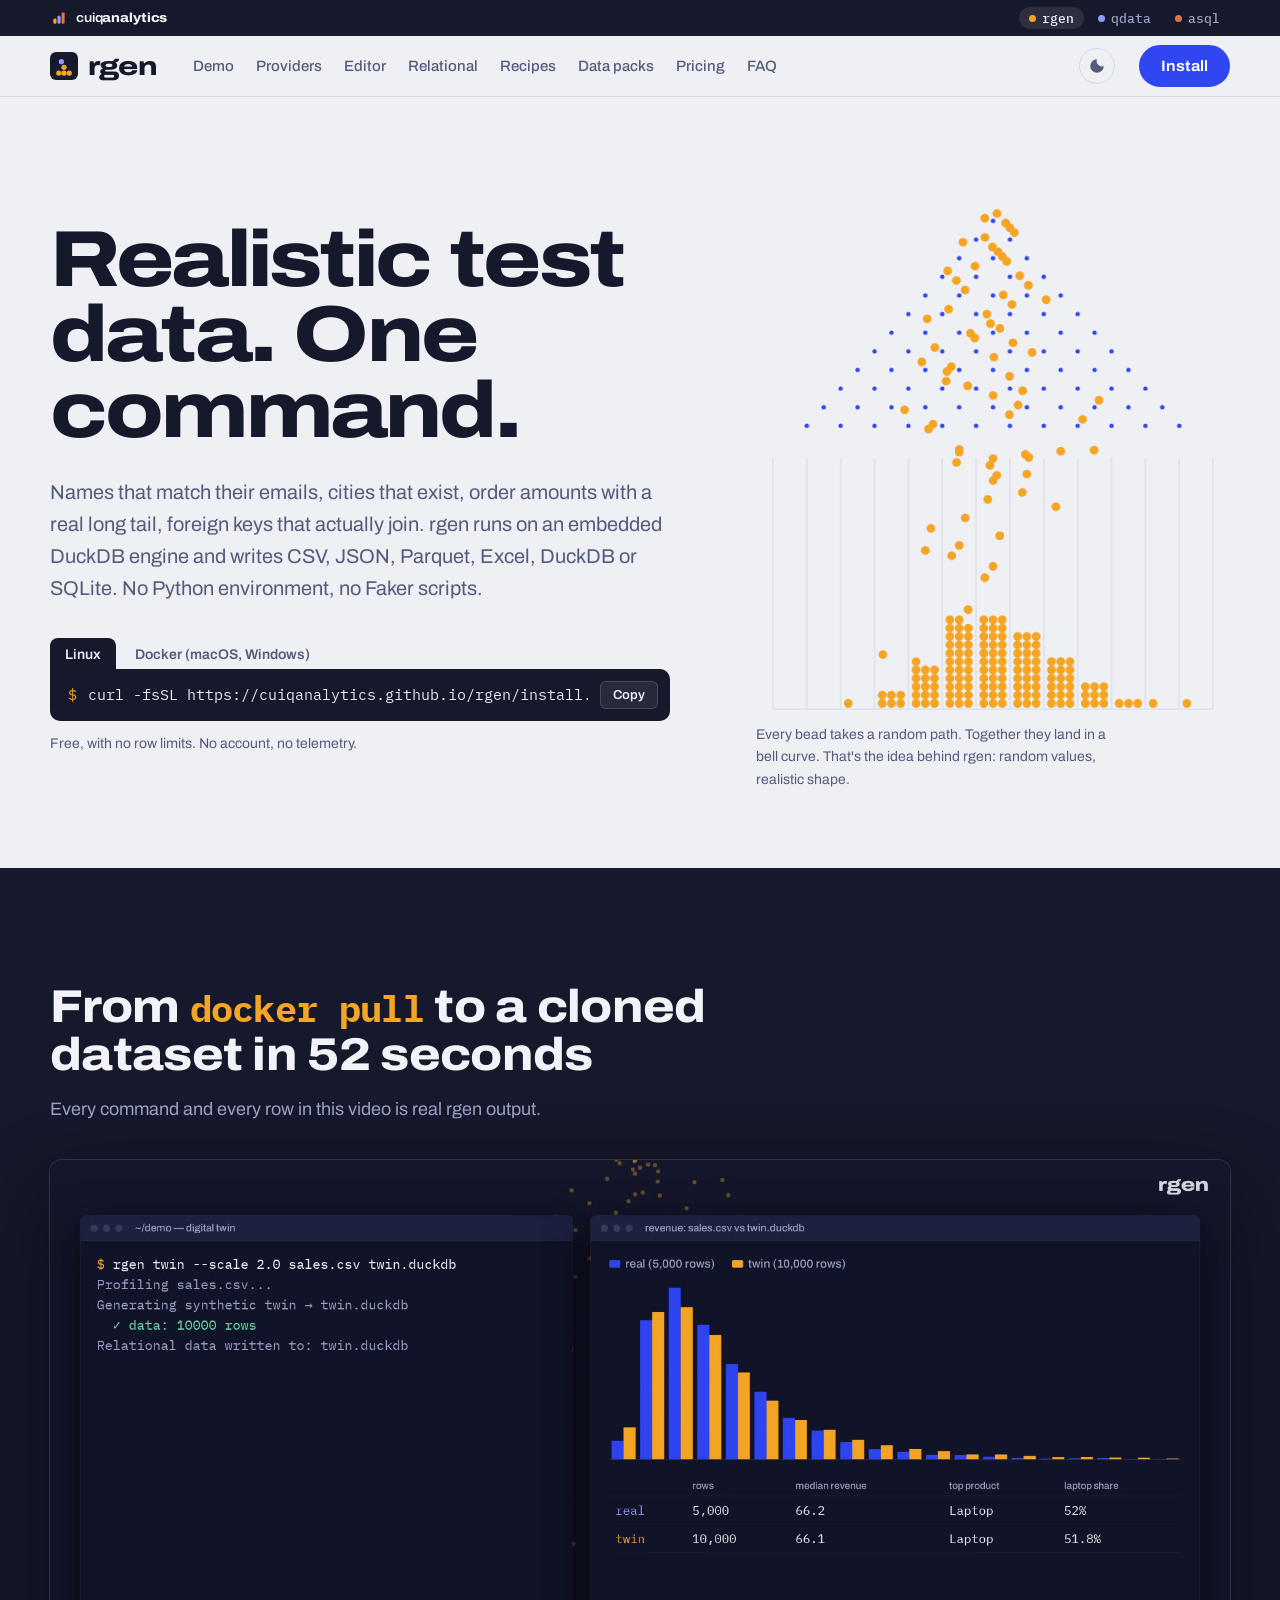
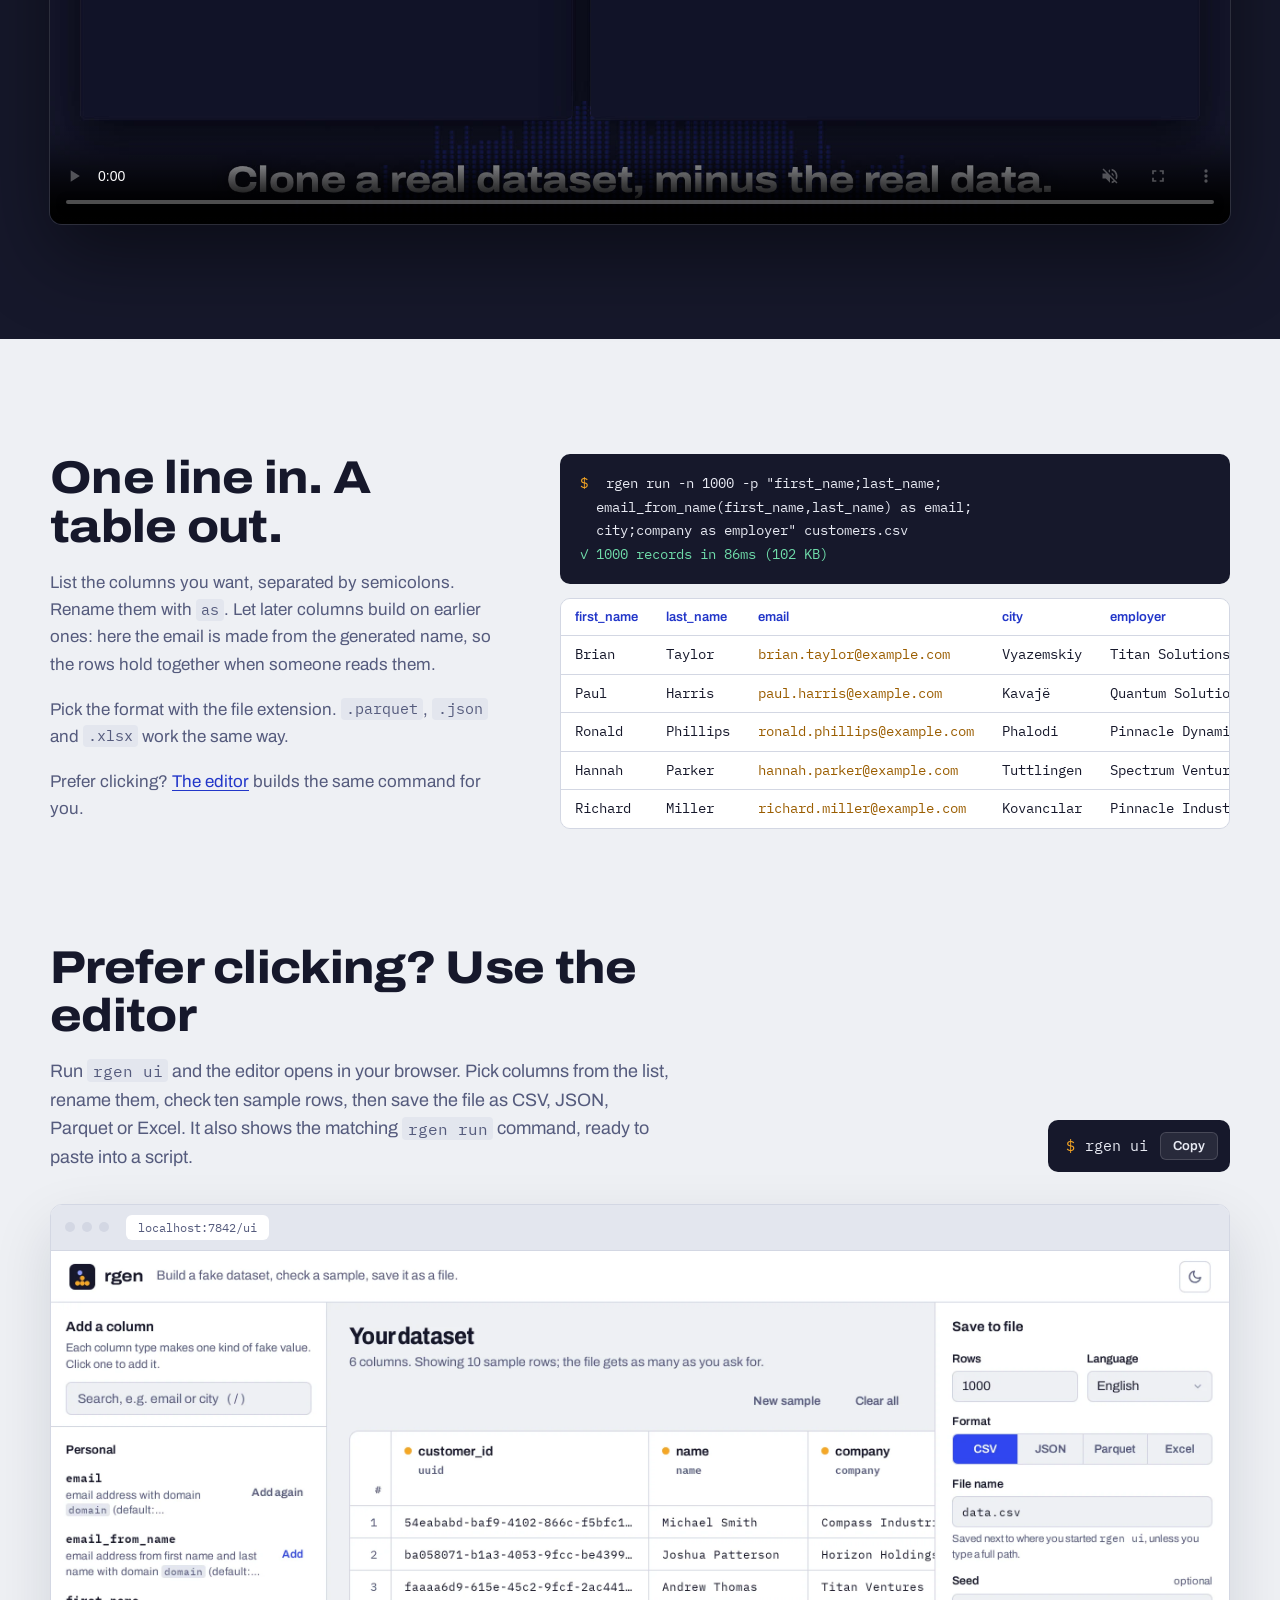
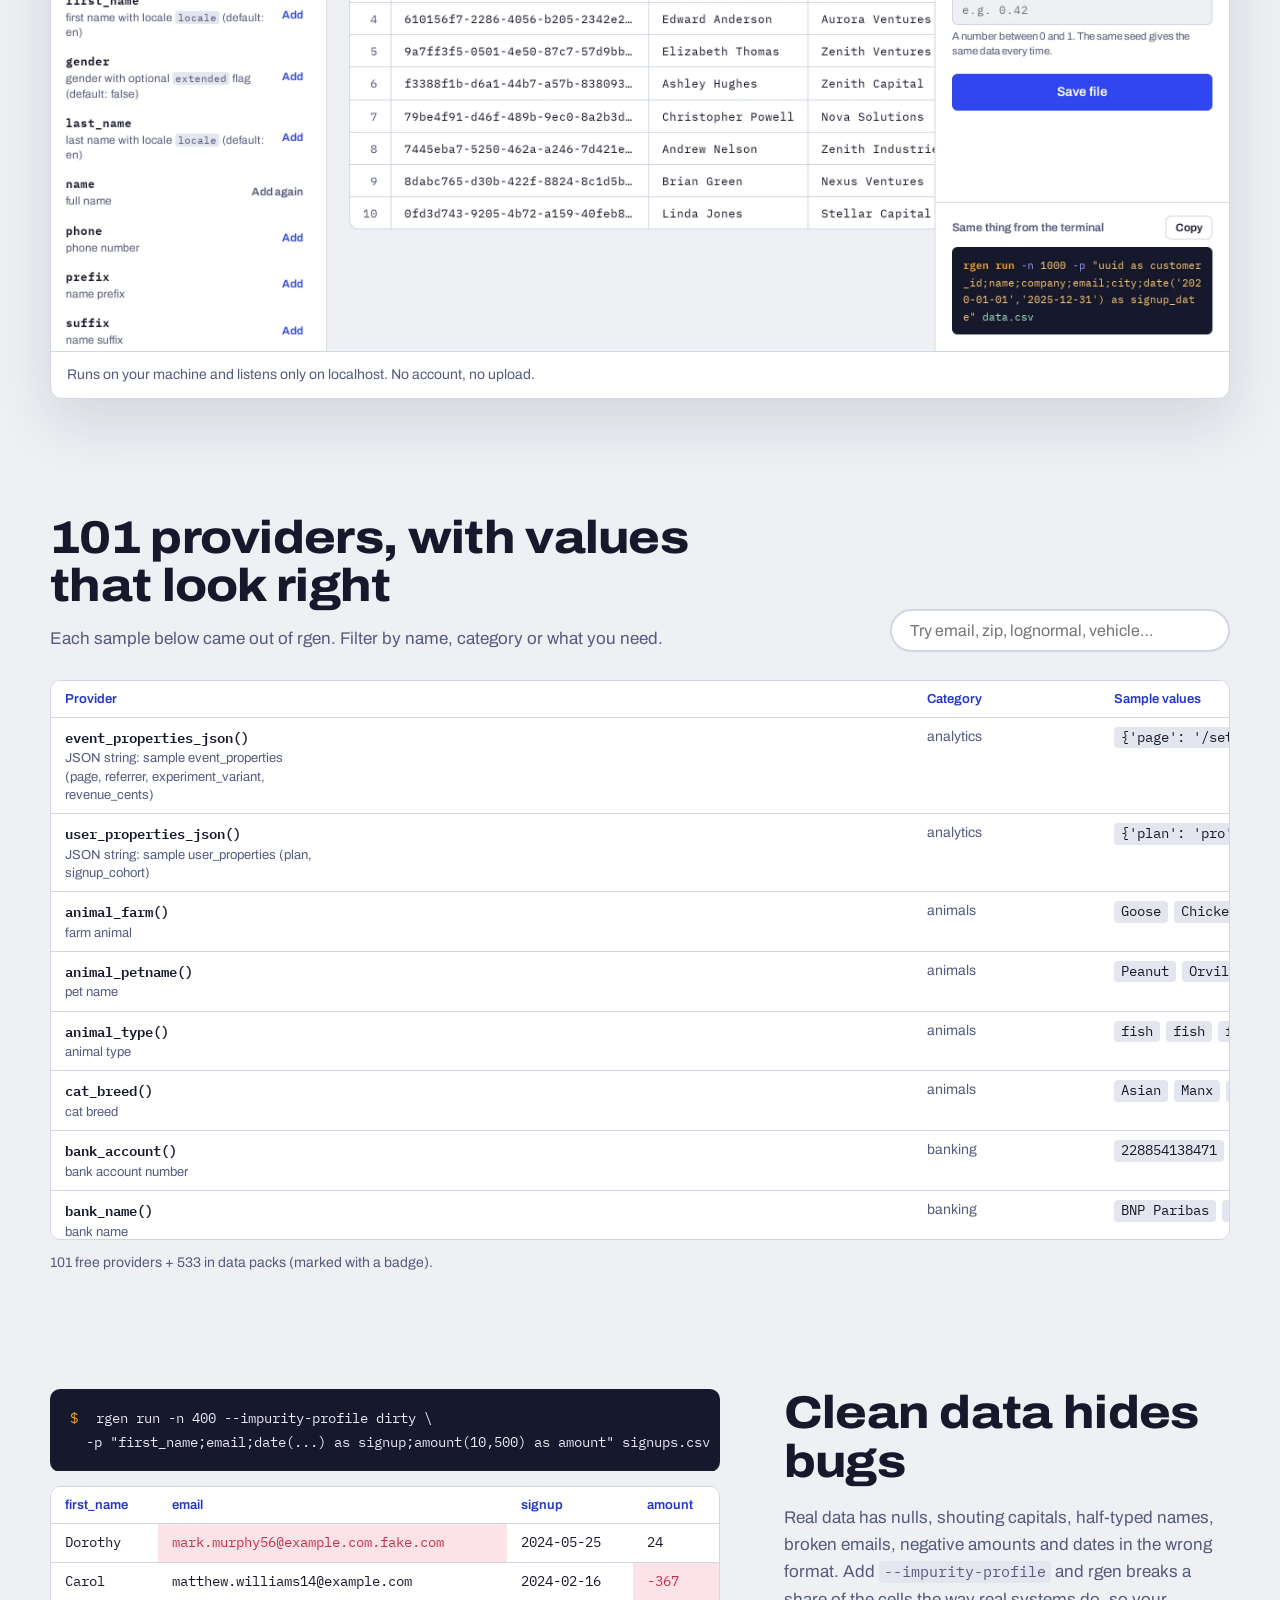
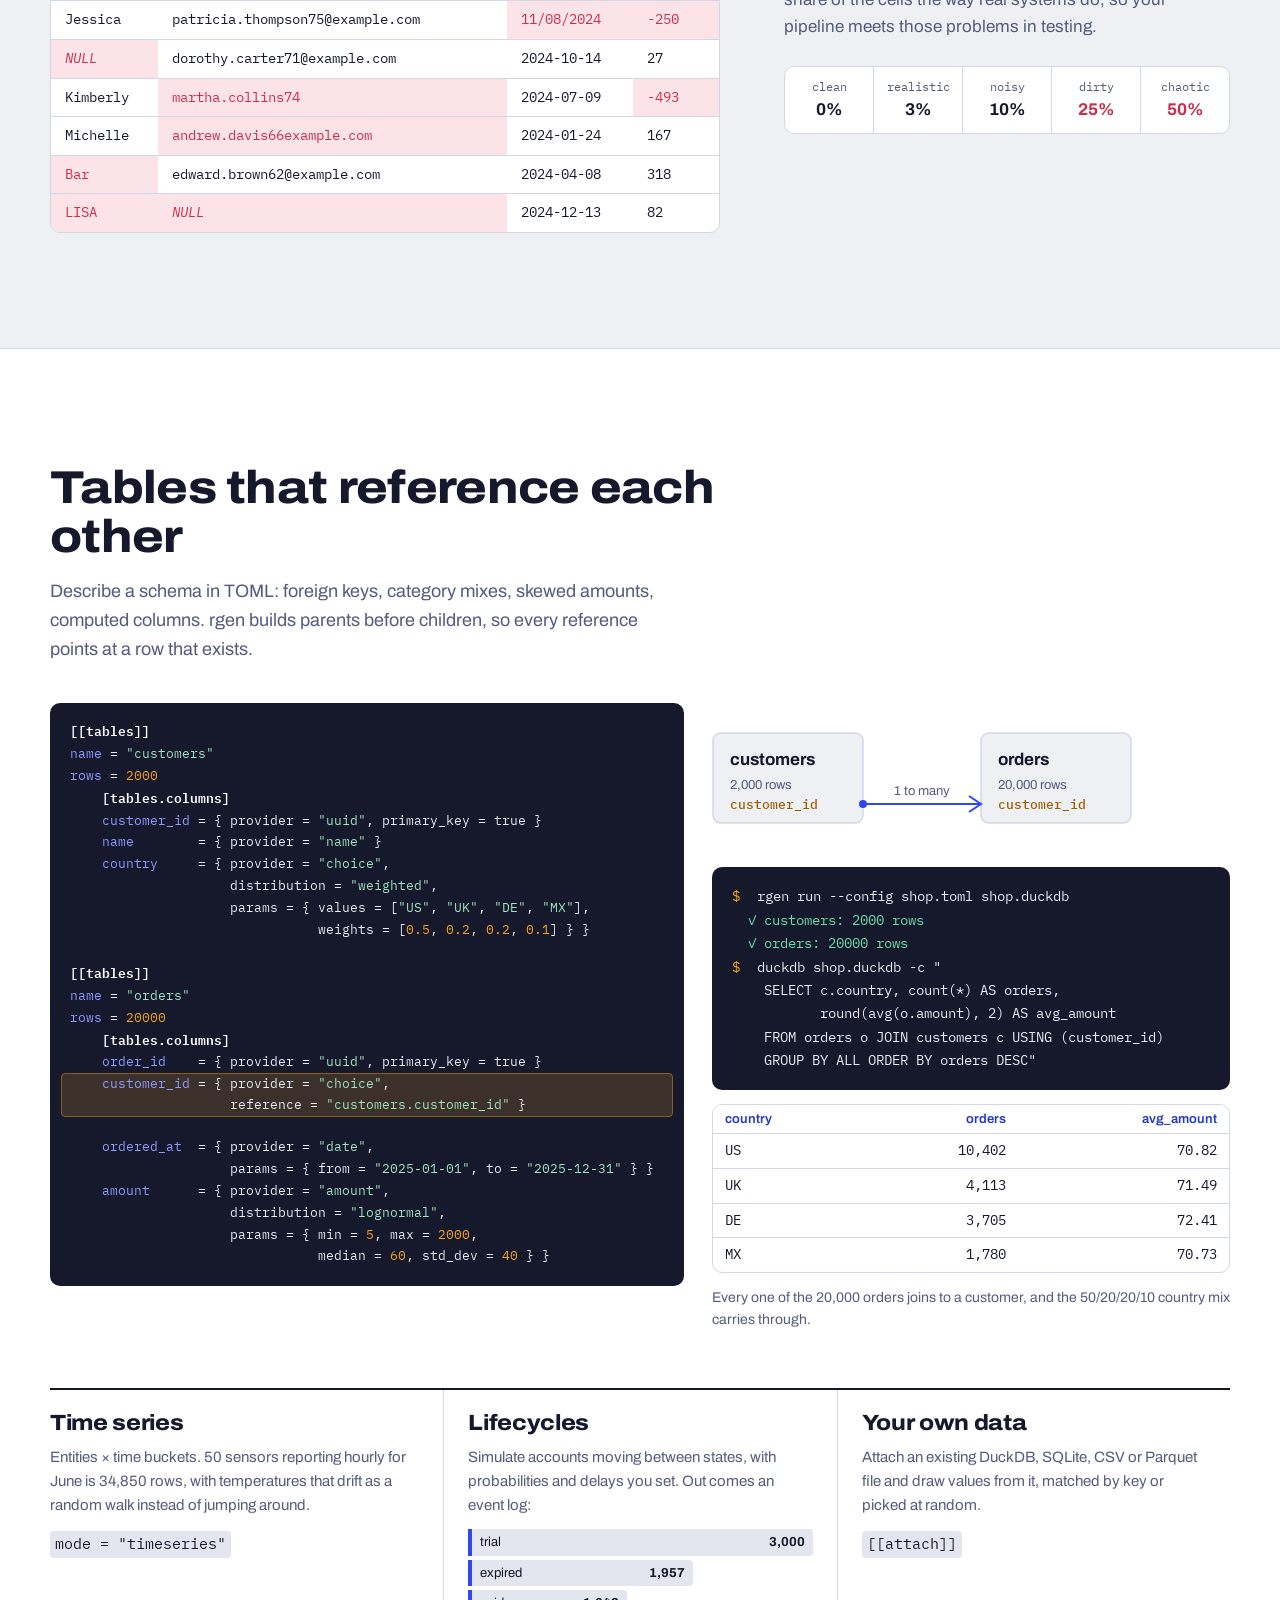
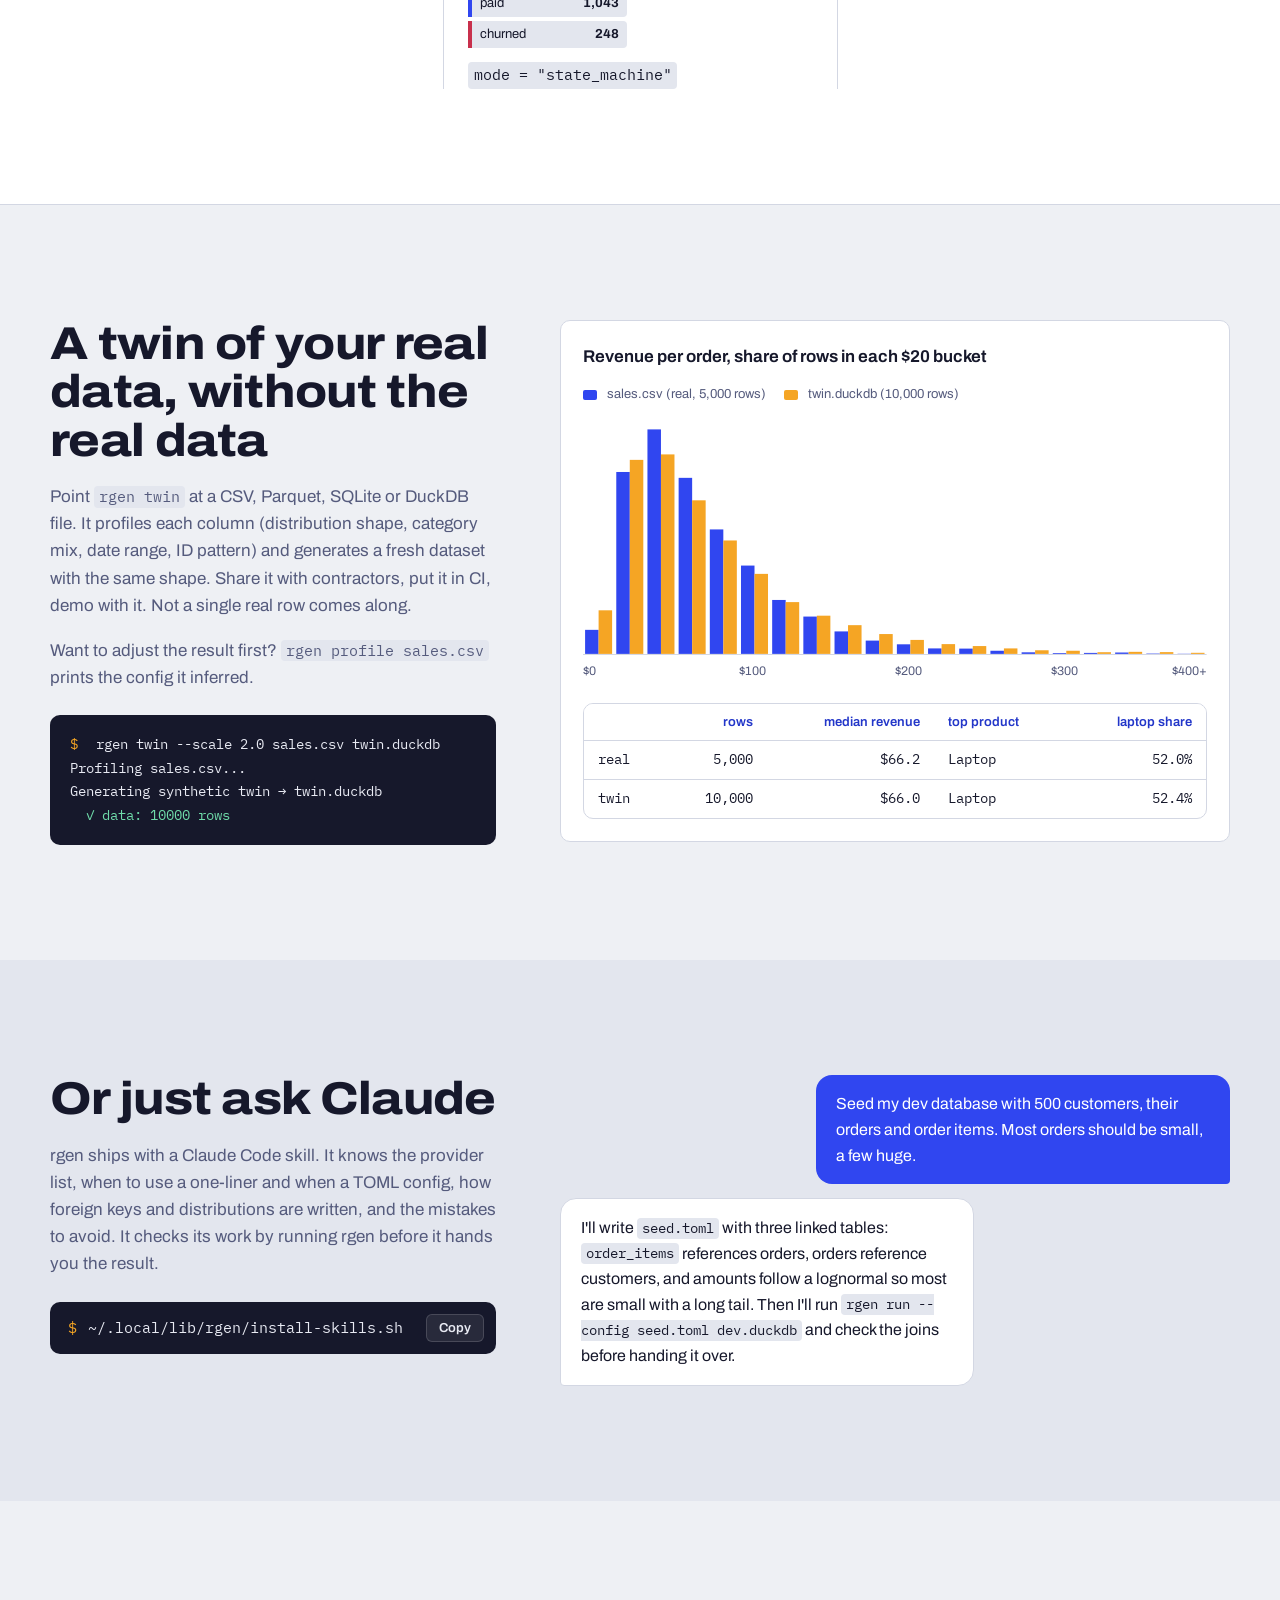
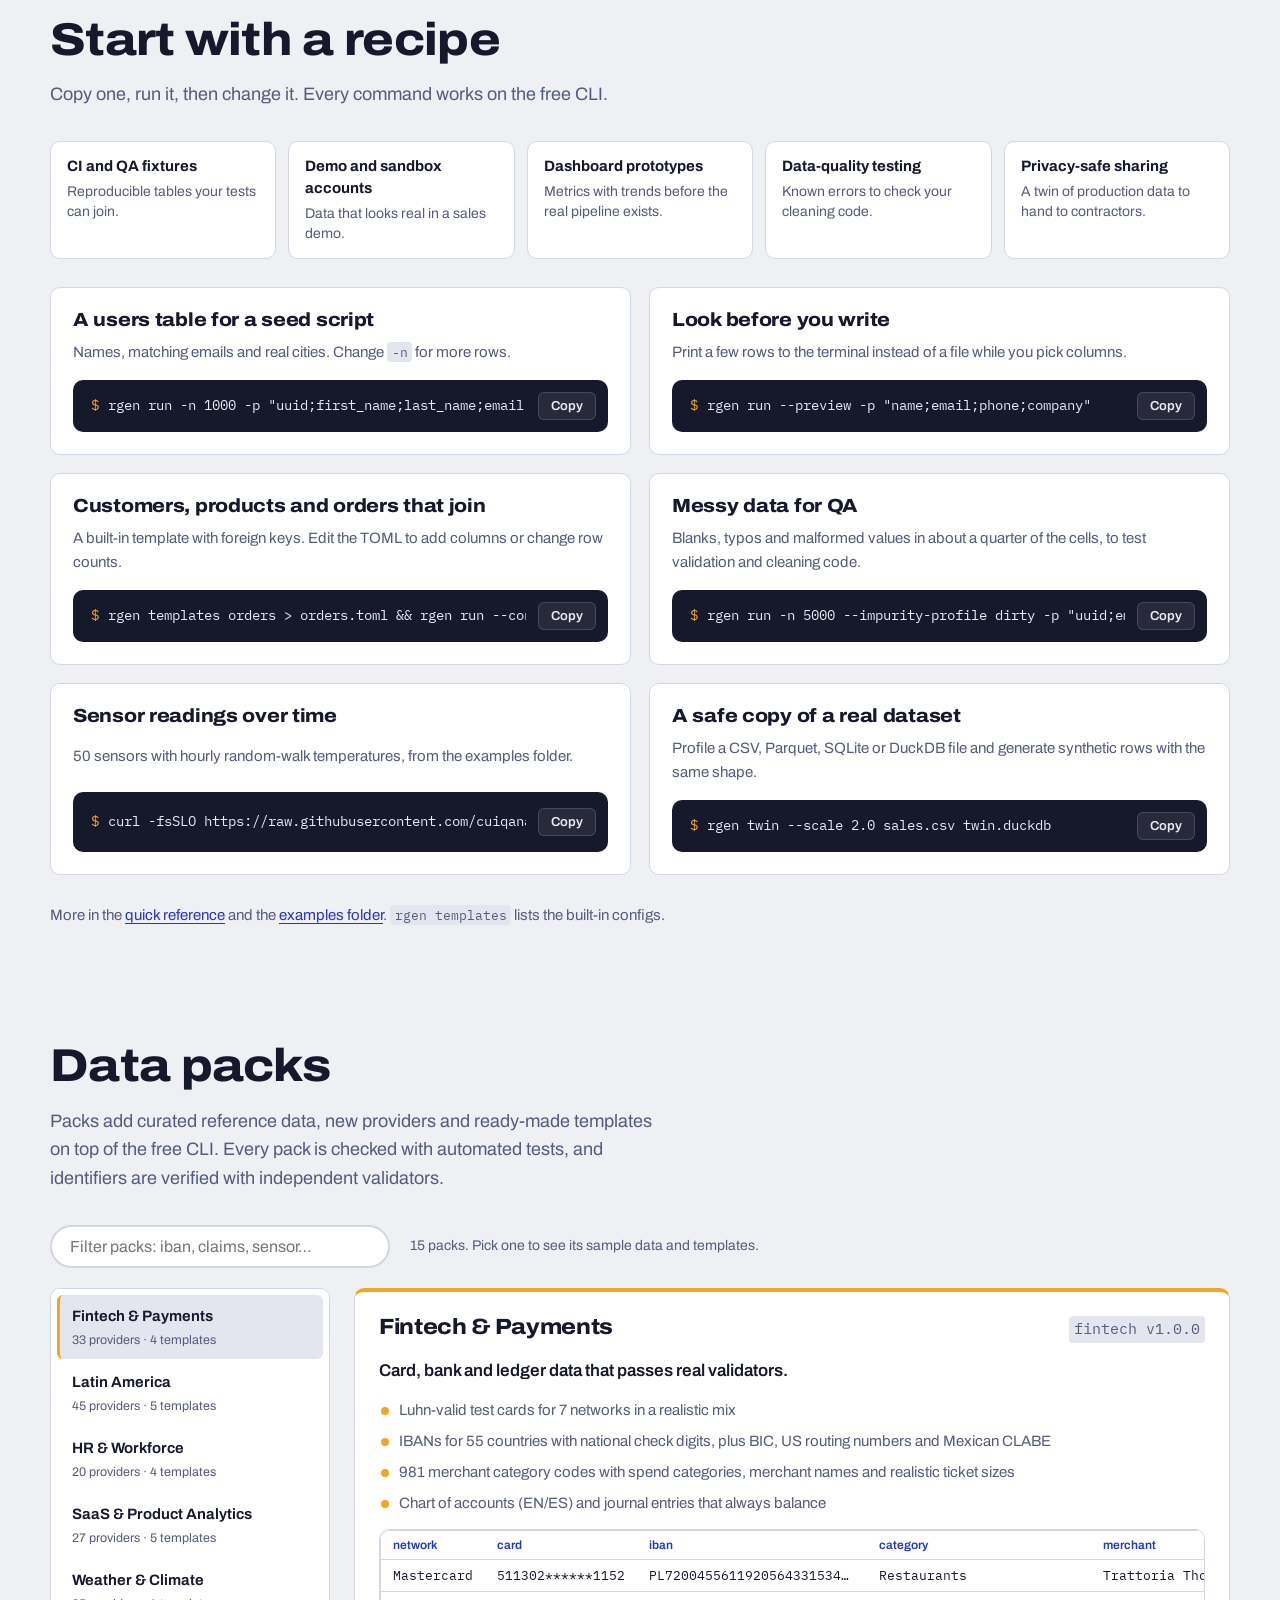
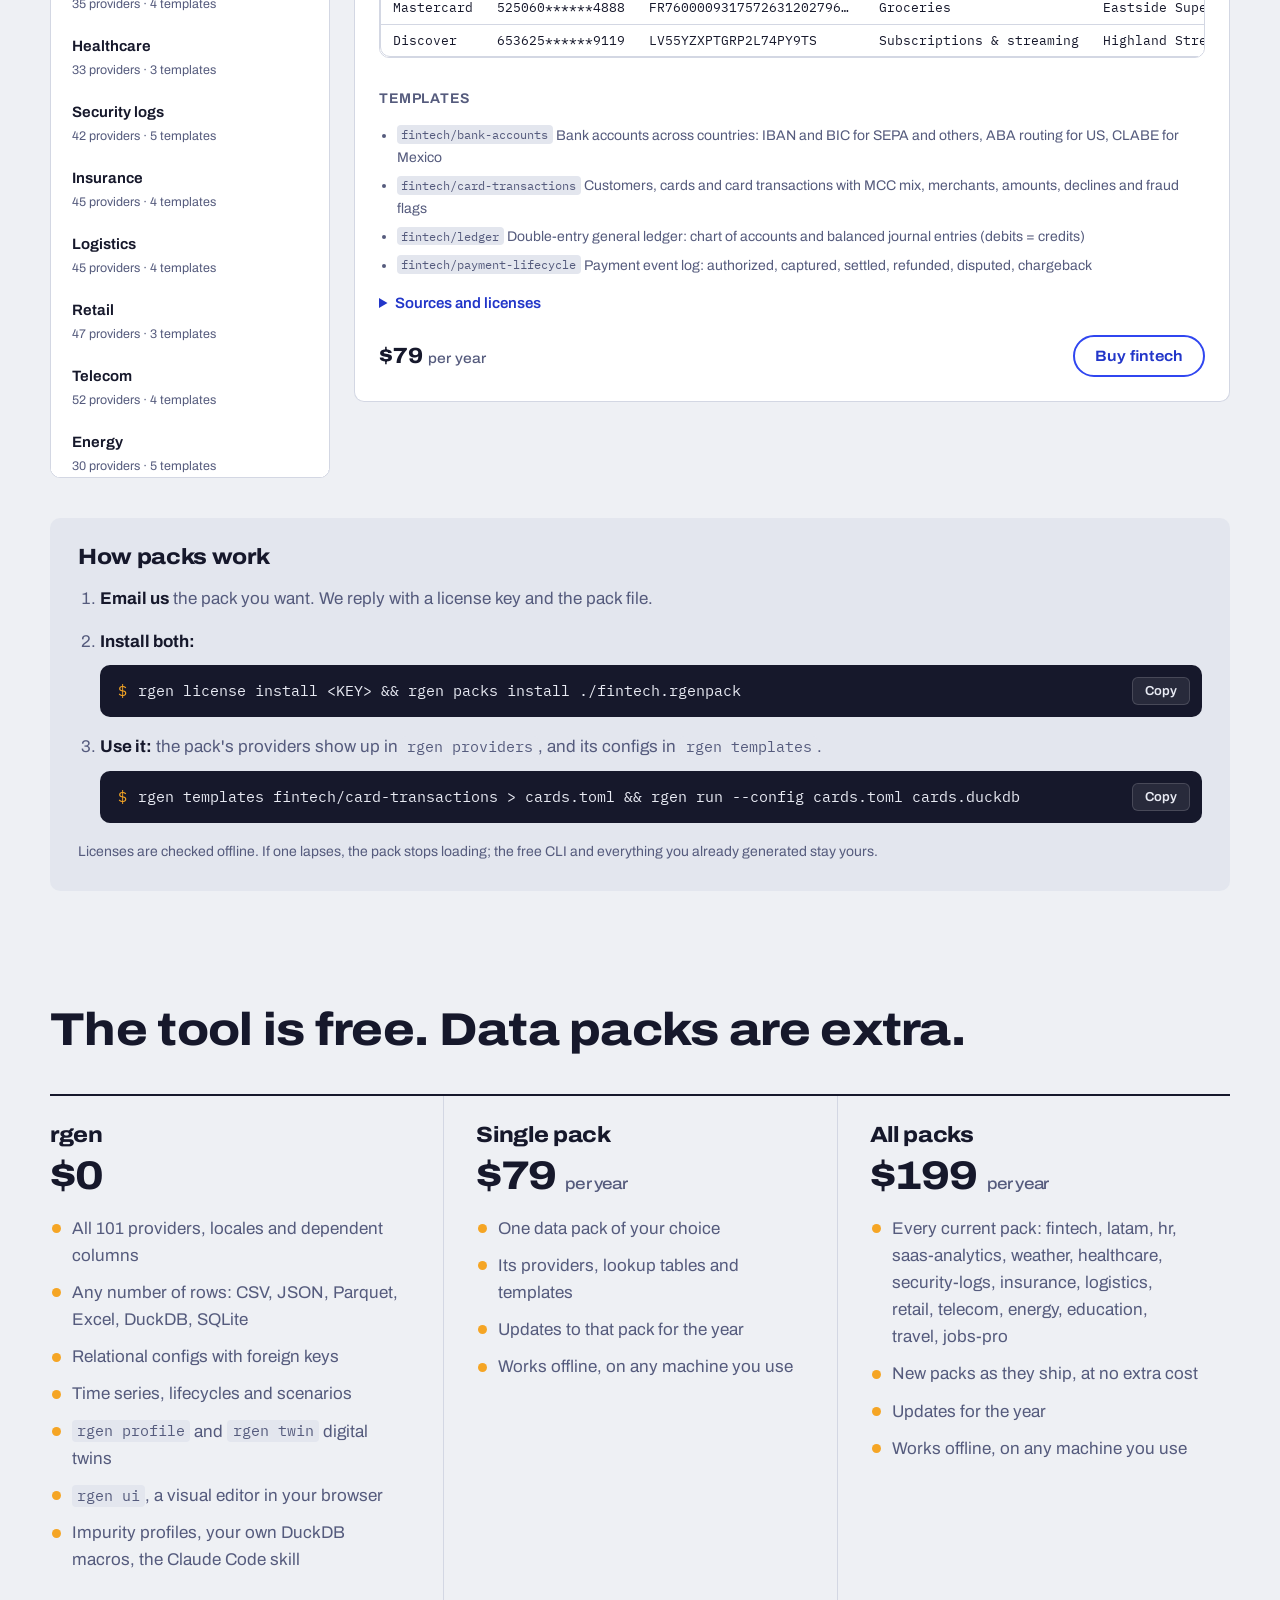
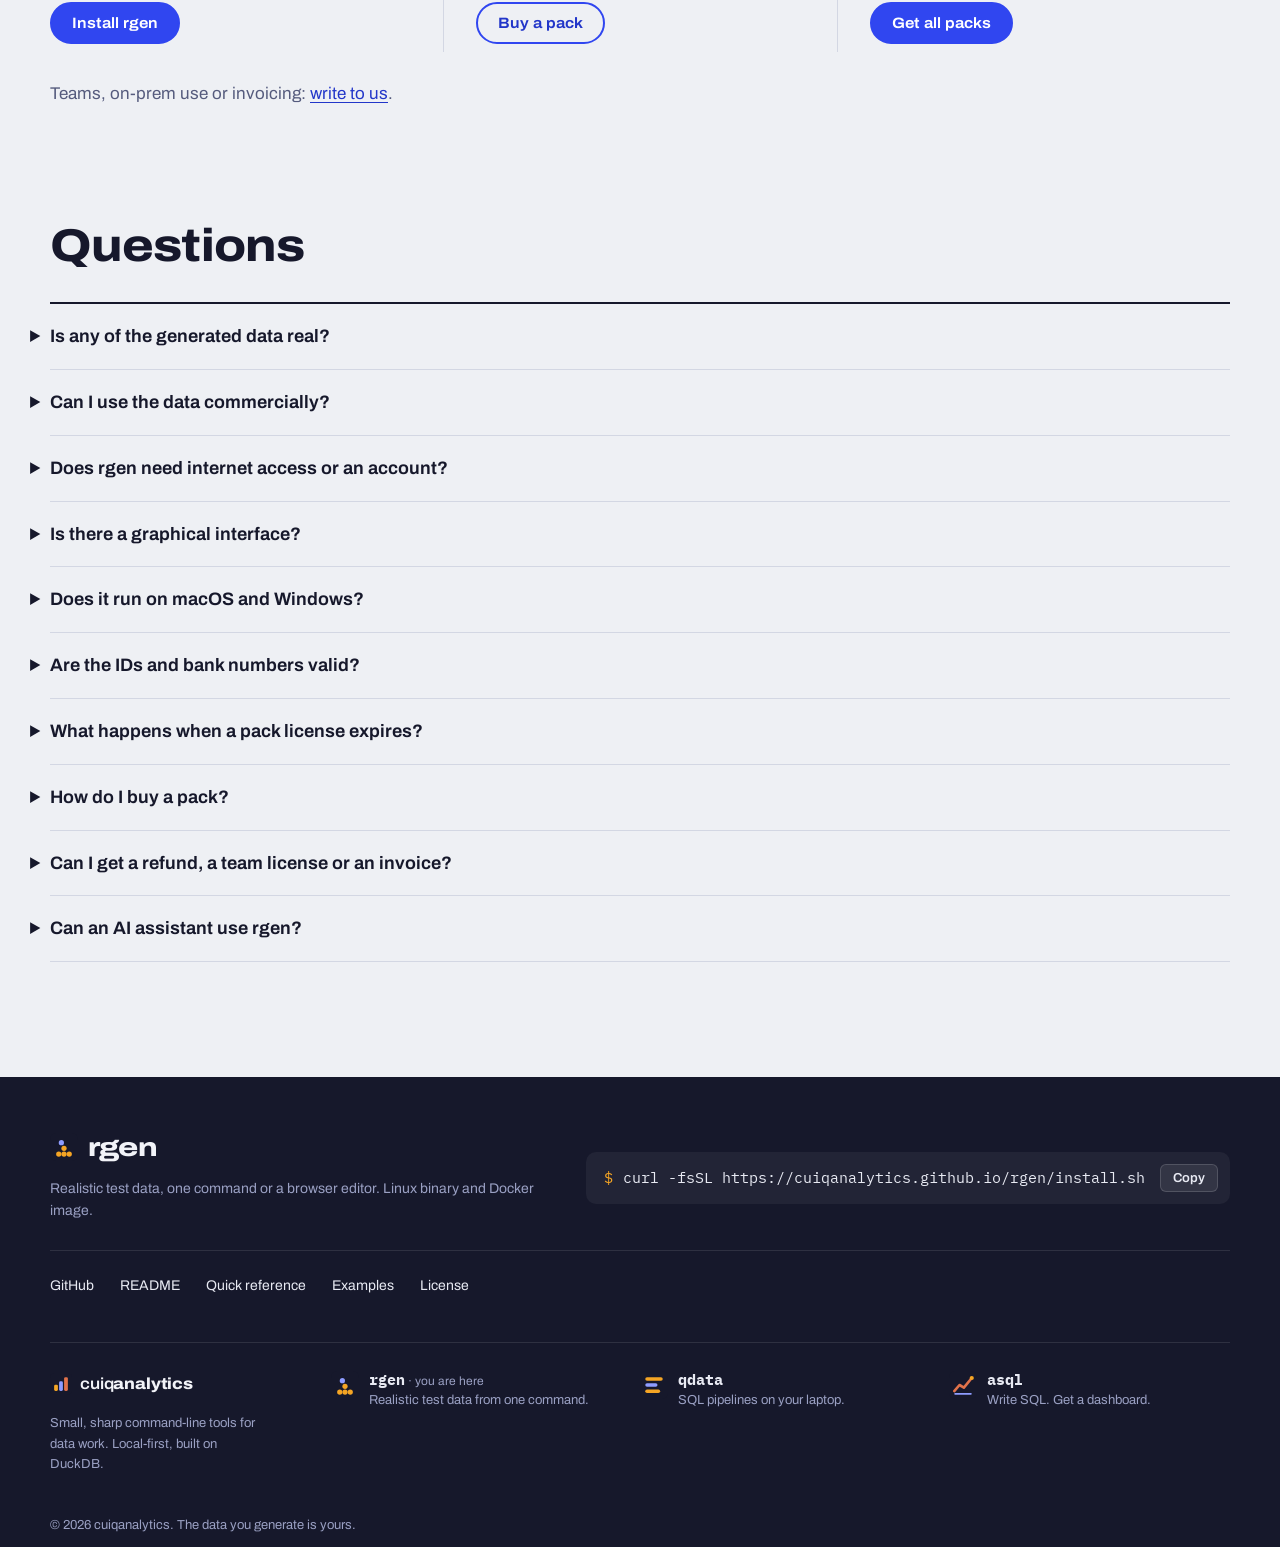
<file: index.html>
<!DOCTYPE html>
<html lang="en" data-product="rgen">
<head>
<meta charset="utf-8">
<meta name="viewport" content="width=device-width, initial-scale=1">
<title>rgen — realistic test data</title>
<meta name="description" content="rgen generates realistic synthetic data from one command: 101 providers, foreign keys that join, time series, lifecycles and digital twins of real datasets. CSV, JSON, Parquet, Excel, DuckDB, SQLite. A browser editor (rgen ui) if you prefer clicking. Data packs add industry data: fintech, healthcare, insurance, logistics, retail, telecom and more.">
<meta property="og:type" content="website">
<meta property="og:url" content="https://cuiqanalytics.github.io/rgen/">
<meta property="og:title" content="rgen — realistic test data, one command">
<meta property="og:description" content="Names that match their emails, cities that exist, amounts with a real long tail, foreign keys that join. Free CLI, optional data packs.">
<meta property="og:image" content="https://cuiqanalytics.github.io/rgen/media/rgen-hero-poster.jpg">
<meta property="og:image:width" content="1920">
<meta property="og:image:height" content="1080">
<meta property="og:video" content="https://cuiqanalytics.github.io/rgen/media/rgen-hero.mp4">
<meta property="og:video:type" content="video/mp4">
<meta name="twitter:card" content="summary_large_image">
<meta name="twitter:image" content="https://cuiqanalytics.github.io/rgen/media/rgen-hero-poster.jpg">
<link rel="icon" href="brand/icon-rgen.svg" type="image/svg+xml">
<link rel="preconnect" href="https://fonts.googleapis.com">
<link rel="preconnect" href="https://fonts.gstatic.com" crossorigin>
<link href="https://fonts.googleapis.com/css2?family=Archivo:wdth,wght@62..125,400..800&family=IBM+Plex+Mono:wght@400;600&display=swap" rel="stylesheet">
<link rel="stylesheet" href="brand/brand.css?v=2">
<script src="brand/brand.js"></script>
<link rel="stylesheet" href="style.css">
</head>
<body>

<a class="skip" href="#main">Skip to content</a>

<div class="cq-bar">
  <div class="cq-bar-in">
    <a class="cq-logo" href="https://www.cuiqanalytics.com/"><img src="brand/icon-cuiq.svg" alt="" width="18" height="18"><span>cuiq<b>analytics</b></span></a>
    <nav class="cq-products" aria-label="cuiqanalytics tools">
      <a href="https://cuiqanalytics.github.io/rgen/" aria-current="page"><span class="dot dot-rgen" aria-hidden="true"></span>rgen</a>
      <a href="https://cuiqanalytics.github.io/qdata/"><span class="dot dot-qdata" aria-hidden="true"></span>qdata</a>
      <a href="https://www.asql.dev/"><span class="dot dot-asql" aria-hidden="true"></span>asql</a>
    </nav>
  </div>
</div>
<header class="site-header">
  <nav class="nav" aria-label="Main">
    <a href="#top" class="brand" aria-label="rgen home"><img src="brand/icon-rgen.svg" alt="" width="28" height="28">rgen</a>
    <div class="nav-links">
      <a href="#demo">Demo</a>
      <a href="#providers">Providers</a>
      <a href="#ui">Editor</a>
      <a href="#relational">Relational</a>
      <a href="#recipes">Recipes</a>
      <a href="#packs">Data packs</a>
      <a href="#pricing">Pricing</a>
      <a href="#faq">FAQ</a>
    </div>
    <button class="theme-toggle" type="button" aria-label="Switch color theme" title="Switch color theme">
      <svg viewBox="0 0 24 24" width="18" height="18" aria-hidden="true"><path d="M12 3a9 9 0 1 0 9 9 7 7 0 0 1-9-9z" fill="currentColor"/></svg>
    </button>
    <a href="#install" class="btn btn-solid nav-cta">Install</a>
  </nav>
</header>

<main id="main">

  <section id="top" class="hero">
    <div class="hero-copy">
      <h1>Realistic test data. One command.</h1>
      <p class="lede">Names that match their emails, cities that exist, order amounts with a real long tail, foreign keys that actually join. rgen runs on an embedded DuckDB engine and writes CSV, JSON, Parquet, Excel, DuckDB or SQLite. No Python environment, no Faker scripts.</p>

      <div id="install" class="install" data-tabs>
        <div class="tabs" role="tablist" aria-label="Install method">
          <button role="tab" id="tab-linux" aria-controls="pane-linux" aria-selected="true">Linux</button>
          <button role="tab" id="tab-docker" aria-controls="pane-docker" aria-selected="false" tabindex="-1">Docker (macOS, Windows)</button>
        </div>
        <div role="tabpanel" id="pane-linux" aria-labelledby="tab-linux" class="cmd">
          <code><span class="sigil" aria-hidden="true">$</span>curl -fsSL https://cuiqanalytics.github.io/rgen/install.sh | sh</code>
          <button class="copy" data-copy="curl -fsSL https://cuiqanalytics.github.io/rgen/install.sh | sh">Copy</button>
        </div>
        <div role="tabpanel" id="pane-docker" aria-labelledby="tab-docker" class="cmd" hidden>
          <code><span class="sigil" aria-hidden="true">$</span>docker pull ghcr.io/cuiqanalytics/rgen</code>
          <button class="copy" data-copy="docker pull ghcr.io/cuiqanalytics/rgen">Copy</button>
        </div>
      </div>
      <p class="install-note">Free, with no row limits. No account, no telemetry.</p>
    </div>

    <figure class="board" aria-label="A Galton board: beads drop through pegs at random and pile up into a bell curve">
      <canvas id="galton" width="560" height="620"></canvas>
      <figcaption>Every bead takes a random path. Together they land in a bell curve. That's the idea behind rgen: random values, realistic shape.</figcaption>
    </figure>
  </section>

  <section id="demo" class="demo">
    <div class="wrap">
      <h2>From <code>docker pull</code> to a cloned dataset in 52&nbsp;seconds</h2>
      <p class="section-lede">Every command and every row in this video is real rgen output.</p>
      <div class="video-frame">
        <video poster="media/rgen-hero-poster.jpg" controls muted loop playsinline preload="metadata" autoplay aria-label="rgen demo video">
          <source src="media/rgen-hero.mp4" type="video/mp4">
        </video>
      </div>
    </div>
  </section>

  <section id="generate" class="wrap split">
    <div class="split-text">
      <h2>One line in. A table out.</h2>
      <p>List the columns you want, separated by semicolons. Rename them with <code>as</code>. Let later columns build on earlier ones: here the email is made from the generated name, so the rows hold together when someone reads them.</p>
      <p>Pick the format with the file extension. <code>.parquet</code>, <code>.json</code> and <code>.xlsx</code> work the same way.</p>
      <p>Prefer clicking? <a href="#ui">The editor</a> builds the same command for you.</p>
    </div>
    <div class="split-demo">
      <pre class="terminal"><code><span class="sigil">$</span> rgen run -n 1000 -p "first_name;last_name;
  email_from_name(first_name,last_name) as email;
  city;company as employer" customers.csv
<span class="ok">✓ 1000 records in 86ms (102 KB)</span></code></pre>
      <div class="table-scroll" tabindex="0" aria-label="First rows of customers.csv">
        <table class="data">
          <thead><tr><th>first_name</th><th>last_name</th><th>email</th><th>city</th><th>employer</th></tr></thead>
          <tbody>
            <tr><td>Brian</td><td>Taylor</td><td class="hl">brian.taylor@example.com</td><td>Vyazemskiy</td><td>Titan Solutions</td></tr>
            <tr><td>Paul</td><td>Harris</td><td class="hl">paul.harris@example.com</td><td>Kavajë</td><td>Quantum Solutions</td></tr>
            <tr><td>Ronald</td><td>Phillips</td><td class="hl">ronald.phillips@example.com</td><td>Phalodi</td><td>Pinnacle Dynamics</td></tr>
            <tr><td>Hannah</td><td>Parker</td><td class="hl">hannah.parker@example.com</td><td>Tuttlingen</td><td>Spectrum Ventures</td></tr>
            <tr><td>Richard</td><td>Miller</td><td class="hl">richard.miller@example.com</td><td>Kovancılar</td><td>Pinnacle Industries</td></tr>
          </tbody>
        </table>
      </div>
    </div>
  </section>

  <section id="ui" class="wrap editor">
    <div class="editor-head">
      <div>
        <h2>Prefer clicking? Use the editor</h2>
        <p class="section-lede">Run <code>rgen ui</code> and the editor opens in your browser. Pick columns from the list, rename them, check ten sample rows, then save the file as CSV, JSON, Parquet or Excel. It also shows the matching <code>rgen run</code> command, ready to paste into a script.</p>
      </div>
      <div class="cmd">
        <code><span class="sigil" aria-hidden="true">$</span>rgen ui</code>
        <button class="copy" data-copy="rgen ui">Copy</button>
      </div>
    </div>
    <figure class="editor-card">
      <div class="editor-bar" aria-hidden="true"><span></span><span></span><span></span><code>localhost:7842/ui</code></div>
      <img class="shot-light" src="media/ui/editor-light.webp" width="2560" height="1520" loading="lazy" alt="The rgen editor: a list of column types on the left, ten sample rows of a customers table in the middle, and file options with the matching rgen run command on the right">
      <img class="shot-dark" src="media/ui/editor-dark.webp" width="2560" height="1520" loading="lazy" alt="">
      <figcaption>Runs on your machine and listens only on localhost. No account, no upload.</figcaption>
    </figure>
  </section>

  <section id="providers" class="wrap catalog">
    <div class="catalog-head">
      <h2>101 providers, with values that look right</h2>
      <p>Each sample below came out of rgen. Filter by name, category or what you need.</p>
      <label class="filter">
        <span class="visually-hidden">Filter providers</span>
        <input id="provider-filter" type="search" placeholder="Try email, zip, lognormal, vehicle…" autocomplete="off">
      </label>
    </div>
    <div class="table-scroll catalog-scroll" tabindex="0" aria-label="Provider catalog">
      <table class="data catalog-table">
        <thead><tr><th scope="col">Provider</th><th scope="col">Category</th><th scope="col">Sample values</th></tr></thead>
        <tbody id="provider-rows"></tbody>
      </table>
    </div>
    <p class="catalog-count" id="provider-count" aria-live="polite"></p>
  </section>

  <section id="dirty" class="wrap split split-flip">
    <div class="split-text">
      <h2>Clean data hides bugs</h2>
      <p>Real data has nulls, shouting capitals, half-typed names, broken emails, negative amounts and dates in the wrong format. Add <code>--impurity-profile</code> and rgen breaks a share of the cells the way real systems do, so your pipeline meets those problems in testing.</p>
      <ol class="scale" aria-label="Impurity profiles and the share of cells they corrupt">
        <li><code>clean</code><span>0%</span></li>
        <li><code>realistic</code><span>3%</span></li>
        <li><code>noisy</code><span>10%</span></li>
        <li><code>dirty</code><span>25%</span></li>
        <li><code>chaotic</code><span>50%</span></li>
      </ol>
    </div>
    <div class="split-demo">
      <pre class="terminal"><code><span class="sigil">$</span> rgen run -n 400 --impurity-profile dirty \
  -p "first_name;email;date(...) as signup;amount(10,500) as amount" signups.csv</code></pre>
      <div class="table-scroll" tabindex="0" aria-label="Sample rows with injected data problems">
        <table class="data">
          <thead><tr><th>first_name</th><th>email</th><th>signup</th><th>amount</th></tr></thead>
          <tbody>
            <tr><td>Dorothy</td><td class="bad">mark.murphy56@example.com.fake.com</td><td>2024-05-25</td><td>24</td></tr>
            <tr><td>Carol</td><td>matthew.williams14@example.com</td><td>2024-02-16</td><td class="bad">-367</td></tr>
            <tr><td>Jessica</td><td>patricia.thompson75@example.com</td><td class="bad">11/08/2024</td><td class="bad">-250</td></tr>
            <tr><td class="bad null">NULL</td><td>dorothy.carter71@example.com</td><td>2024-10-14</td><td>27</td></tr>
            <tr><td>Kimberly</td><td class="bad">martha.collins74</td><td>2024-07-09</td><td class="bad">-493</td></tr>
            <tr><td>Michelle</td><td class="bad">andrew.davis66example.com</td><td>2024-01-24</td><td>167</td></tr>
            <tr><td class="bad">Bar</td><td>edward.brown62@example.com</td><td>2024-04-08</td><td>318</td></tr>
            <tr><td class="bad">LISA</td><td class="bad null">NULL</td><td>2024-12-13</td><td>82</td></tr>
          </tbody>
        </table>
      </div>
    </div>
  </section>

  <section id="relational" class="relational">
    <div class="wrap">
      <div class="section-head">
        <h2>Tables that reference each other</h2>
        <p class="section-lede">Describe a schema in TOML: foreign keys, category mixes, skewed amounts, computed columns. rgen builds parents before children, so every reference points at a row that exists.</p>
      </div>
      <div class="rel-grid">
        <pre class="terminal toml" aria-label="shop.toml"><code><span class="t-h">[[tables]]</span>
<span class="t-k">name</span> = <span class="t-s">"customers"</span>
<span class="t-k">rows</span> = <span class="t-n">2000</span>
    <span class="t-h">[tables.columns]</span>
    <span class="t-k">customer_id</span> = { provider = <span class="t-s">"uuid"</span>, primary_key = true }
    <span class="t-k">name</span>        = { provider = <span class="t-s">"name"</span> }
    <span class="t-k">country</span>     = { provider = <span class="t-s">"choice"</span>,
                    distribution = <span class="t-s">"weighted"</span>,
                    params = { values = [<span class="t-s">"US"</span>, <span class="t-s">"UK"</span>, <span class="t-s">"DE"</span>, <span class="t-s">"MX"</span>],
                               weights = [<span class="t-n">0.5</span>, <span class="t-n">0.2</span>, <span class="t-n">0.2</span>, <span class="t-n">0.1</span>] } }

<span class="t-h">[[tables]]</span>
<span class="t-k">name</span> = <span class="t-s">"orders"</span>
<span class="t-k">rows</span> = <span class="t-n">20000</span>
    <span class="t-h">[tables.columns]</span>
    <span class="t-k">order_id</span>    = { provider = <span class="t-s">"uuid"</span>, primary_key = true }
<mark>    <span class="t-k">customer_id</span> = { provider = <span class="t-s">"choice"</span>,
                    reference = <span class="t-s">"customers.customer_id"</span> }</mark>
    <span class="t-k">ordered_at</span>  = { provider = <span class="t-s">"date"</span>,
                    params = { from = <span class="t-s">"2025-01-01"</span>, to = <span class="t-s">"2025-12-31"</span> } }
    <span class="t-k">amount</span>      = { provider = <span class="t-s">"amount"</span>,
                    distribution = <span class="t-s">"lognormal"</span>,
                    params = { min = <span class="t-n">5</span>, max = <span class="t-n">2000</span>,
                               median = <span class="t-n">60</span>, std_dev = <span class="t-n">40</span> } }</code></pre>

        <div class="rel-result">
          <svg class="er" viewBox="0 0 420 150" role="img" aria-label="customers, 2,000 rows, is referenced by orders, 20,000 rows, through customer_id">
            <rect x="1" y="30" width="150" height="90" rx="8" class="er-box"/>
            <text x="18" y="62" class="er-title">customers</text>
            <text x="18" y="86" class="er-sub">2,000 rows</text>
            <text x="18" y="106" class="er-key">customer_id</text>
            <rect x="269" y="30" width="150" height="90" rx="8" class="er-box"/>
            <text x="286" y="62" class="er-title">orders</text>
            <text x="286" y="86" class="er-sub">20,000 rows</text>
            <text x="286" y="106" class="er-key">customer_id</text>
            <path d="M151 101 H269" class="er-line"/>
            <circle cx="151" cy="101" r="4" class="er-dot"/>
            <path d="M257 93 L269 101 L257 109" class="er-line"/>
            <text x="210" y="92" text-anchor="middle" class="er-sub">1 to many</text>
          </svg>
          <pre class="terminal"><code><span class="sigil">$</span> rgen run --config shop.toml shop.duckdb
<span class="ok">  ✓ customers: 2000 rows</span>
<span class="ok">  ✓ orders: 20000 rows</span>
<span class="sigil">$</span> duckdb shop.duckdb -c "
    SELECT c.country, count(*) AS orders,
           round(avg(o.amount), 2) AS avg_amount
    FROM orders o JOIN customers c USING (customer_id)
    GROUP BY ALL ORDER BY orders DESC"</code></pre>
          <table class="data compact">
            <thead><tr><th>country</th><th class="num">orders</th><th class="num">avg_amount</th></tr></thead>
            <tbody>
              <tr><td>US</td><td class="num">10,402</td><td class="num">70.82</td></tr>
              <tr><td>UK</td><td class="num">4,113</td><td class="num">71.49</td></tr>
              <tr><td>DE</td><td class="num">3,705</td><td class="num">72.41</td></tr>
              <tr><td>MX</td><td class="num">1,780</td><td class="num">70.73</td></tr>
            </tbody>
          </table>
          <p class="note">Every one of the 20,000 orders joins to a customer, and the 50/20/20/10 country mix carries through.</p>
        </div>
      </div>

      <div class="modes">
        <div class="mode">
          <h3>Time series</h3>
          <p>Entities × time buckets. 50 sensors reporting hourly for June is 34,850 rows, with temperatures that drift as a random walk instead of jumping around.</p>
          <code>mode = "timeseries"</code>
        </div>
        <div class="mode">
          <h3>Lifecycles</h3>
          <p>Simulate accounts moving between states, with probabilities and delays you set. Out comes an event log:</p>
          <div class="funnel" role="img" aria-label="3,000 trials; 1,043 converted to paid, 1,957 expired; 248 paid accounts churned">
            <span style="--w:100%">trial <b>3,000</b></span>
            <span style="--w:65.2%">expired <b>1,957</b></span>
            <span style="--w:34.8%">paid <b>1,043</b></span>
            <span style="--w:8.3%">churned <b>248</b></span>
          </div>
          <code>mode = "state_machine"</code>
        </div>
        <div class="mode">
          <h3>Your own data</h3>
          <p>Attach an existing DuckDB, SQLite, CSV or Parquet file and draw values from it, matched by key or picked at random.</p>
          <code>[[attach]]</code>
        </div>
      </div>
    </div>
  </section>

  <section id="twin" class="wrap split">
    <div class="split-text">
      <h2>A twin of your real data, without the real data</h2>
      <p>Point <code>rgen twin</code> at a CSV, Parquet, SQLite or DuckDB file. It profiles each column (distribution shape, category mix, date range, ID pattern) and generates a fresh dataset with the same shape. Share it with contractors, put it in CI, demo with it. Not a single real row comes along.</p>
      <p>Want to adjust the result first? <code>rgen profile sales.csv</code> prints the config it inferred.</p>
      <pre class="terminal"><code><span class="sigil">$</span> rgen twin --scale 2.0 sales.csv twin.duckdb
Profiling sales.csv...
Generating synthetic twin → twin.duckdb
<span class="ok">  ✓ data: 10000 rows</span></code></pre>
    </div>
    <figure class="split-demo twin-chart">
      <figcaption>Revenue per order, share of rows in each $20 bucket</figcaption>
      <div class="legend"><span class="sw sw-real"></span>sales.csv (real, 5,000 rows) <span class="sw sw-twin"></span>twin.duckdb (10,000 rows)</div>
      <svg id="twin-hist" viewBox="0 0 600 260" role="img" aria-label="Two nearly identical right-skewed histograms of revenue, real and twin"></svg>
      <div class="table-scroll" tabindex="0" aria-label="Real vs twin summary"><table class="data" id="twin-stats"></table></div>
    </figure>
  </section>

  <section id="skill" class="skill">
    <div class="wrap split">
      <div class="split-text">
        <h2>Or just ask Claude</h2>
        <p>rgen ships with a Claude Code skill. It knows the provider list, when to use a one-liner and when a TOML config, how foreign keys and distributions are written, and the mistakes to avoid. It checks its work by running rgen before it hands you the result.</p>
        <div class="cmd">
          <code><span class="sigil" aria-hidden="true">$</span>~/.local/lib/rgen/install-skills.sh</code>
          <button class="copy" data-copy="~/.local/lib/rgen/install-skills.sh">Copy</button>
        </div>
      </div>
      <div class="split-demo chat">
        <p class="bubble you">Seed my dev database with 500 customers, their orders and order items. Most orders should be small, a few huge.</p>
        <p class="bubble claude">I'll write <code>seed.toml</code> with three linked tables: <code>order_items</code> references orders, orders reference customers, and amounts follow a lognormal so most are small with a long tail. Then I'll run <code>rgen run --config seed.toml dev.duckdb</code> and check the joins before handing it over.</p>
      </div>
    </div>
  </section>

  <section id="recipes" class="wrap recipes">
    <h2>Start with a recipe</h2>
    <p class="section-lede">Copy one, run it, then change it. Every command works on the free CLI.</p>
    <ul class="usecases">
      <li><a href="#recipe-orders"><strong>CI and QA fixtures</strong> Reproducible tables your tests can join.</a></li>
      <li><a href="#recipe-users"><strong>Demo and sandbox accounts</strong> Data that looks real in a sales demo.</a></li>
      <li><a href="#recipe-timeseries"><strong>Dashboard prototypes</strong> Metrics with trends before the real pipeline exists.</a></li>
      <li><a href="#recipe-dirty"><strong>Data-quality testing</strong> Known errors to check your cleaning code.</a></li>
      <li><a href="#recipe-twin"><strong>Privacy-safe sharing</strong> A twin of production data to hand to contractors.</a></li>
    </ul>
    <div class="recipe-grid">
      <article class="recipe" id="recipe-users">
        <h3>A users table for a seed script</h3>
        <p>Names, matching emails and real cities. Change <code>-n</code> for more rows.</p>
        <div class="cmd"><code><span class="sigil" aria-hidden="true">$</span>rgen run -n 1000 -p &quot;uuid;first_name;last_name;email;city;country&quot; users.csv</code><button class="copy" data-copy="rgen run -n 1000 -p &quot;uuid;first_name;last_name;email;city;country&quot; users.csv">Copy</button></div>
      </article>
      <article class="recipe" id="recipe-preview">
        <h3>Look before you write</h3>
        <p>Print a few rows to the terminal instead of a file while you pick columns.</p>
        <div class="cmd"><code><span class="sigil" aria-hidden="true">$</span>rgen run --preview -p &quot;name;email;phone;company&quot;</code><button class="copy" data-copy="rgen run --preview -p &quot;name;email;phone;company&quot;">Copy</button></div>
      </article>
      <article class="recipe" id="recipe-orders">
        <h3>Customers, products and orders that join</h3>
        <p>A built-in template with foreign keys. Edit the TOML to add columns or change row counts.</p>
        <div class="cmd"><code><span class="sigil" aria-hidden="true">$</span>rgen templates orders &gt; orders.toml &amp;&amp; rgen run --config orders.toml shop.duckdb</code><button class="copy" data-copy="rgen templates orders &gt; orders.toml &amp;&amp; rgen run --config orders.toml shop.duckdb">Copy</button></div>
      </article>
      <article class="recipe" id="recipe-dirty">
        <h3>Messy data for QA</h3>
        <p>Blanks, typos and malformed values in about a quarter of the cells, to test validation and cleaning code.</p>
        <div class="cmd"><code><span class="sigil" aria-hidden="true">$</span>rgen run -n 5000 --impurity-profile dirty -p &quot;uuid;email;first_name;city&quot; dirty.csv</code><button class="copy" data-copy="rgen run -n 5000 --impurity-profile dirty -p &quot;uuid;email;first_name;city&quot; dirty.csv">Copy</button></div>
      </article>
      <article class="recipe" id="recipe-timeseries">
        <h3>Sensor readings over time</h3>
        <p>50 sensors with hourly random-walk temperatures, from the examples folder.</p>
        <div class="cmd"><code><span class="sigil" aria-hidden="true">$</span>curl -fsSLO https://raw.githubusercontent.com/cuiqanalytics/rgen/main/examples/sensors.toml &amp;&amp; rgen run --config sensors.toml readings.duckdb</code><button class="copy" data-copy="curl -fsSLO https://raw.githubusercontent.com/cuiqanalytics/rgen/main/examples/sensors.toml &amp;&amp; rgen run --config sensors.toml readings.duckdb">Copy</button></div>
      </article>
      <article class="recipe" id="recipe-twin">
        <h3>A safe copy of a real dataset</h3>
        <p>Profile a CSV, Parquet, SQLite or DuckDB file and generate synthetic rows with the same shape.</p>
        <div class="cmd"><code><span class="sigil" aria-hidden="true">$</span>rgen twin --scale 2.0 sales.csv twin.duckdb</code><button class="copy" data-copy="rgen twin --scale 2.0 sales.csv twin.duckdb">Copy</button></div>
      </article>
    </div>
    <p class="section-foot">More in the <a href="https://github.com/cuiqanalytics/rgen/blob/main/QUICK_REFERENCE.md">quick reference</a> and the <a href="https://github.com/cuiqanalytics/rgen/tree/main/examples">examples folder</a>. <code>rgen templates</code> lists the built-in configs.</p>
  </section>

  <section id="packs" class="wrap packs">
    <h2>Data packs</h2>
    <p class="section-lede">Packs add curated reference data, new providers and ready-made templates on top of the free CLI. Every pack is checked with automated tests, and identifiers are verified with independent validators.</p>
    <div class="pack-toolbar">
      <label class="filter"><span class="visually-hidden">Filter packs</span><input type="search" id="pack-filter" placeholder="Filter packs: iban, claims, sensor…" autocomplete="off"></label>
      <p class="pack-count" id="pack-count" aria-live="polite"></p>
    </div>
    <div class="pack-browser" id="pack-browser">
      <div class="pack-index" id="pack-index" role="tablist" aria-label="Data packs" aria-orientation="vertical"></div>
      <div class="pack-detail" id="pack-grid"></div>
    </div>
    <div class="pack-steps">
      <h3>How packs work</h3>
      <ol>
        <li><strong>Email us</strong> the pack you want. We reply with a license key and the pack file.</li>
        <li><strong>Install both:</strong><div class="cmd"><code><span class="sigil" aria-hidden="true">$</span>rgen license install &lt;KEY&gt; &amp;&amp; rgen packs install ./fintech.rgenpack</code><button class="copy" data-copy="rgen license install &lt;KEY&gt; &amp;&amp; rgen packs install ./fintech.rgenpack">Copy</button></div></li>
        <li><strong>Use it:</strong> the pack's providers show up in <code>rgen providers</code>, and its configs in <code>rgen templates</code>.<div class="cmd"><code><span class="sigil" aria-hidden="true">$</span>rgen templates fintech/card-transactions &gt; cards.toml &amp;&amp; rgen run --config cards.toml cards.duckdb</code><button class="copy" data-copy="rgen templates fintech/card-transactions &gt; cards.toml &amp;&amp; rgen run --config cards.toml cards.duckdb">Copy</button></div></li>
      </ol>
      <p class="pack-note">Licenses are checked offline. If one lapses, the pack stops loading; the free CLI and everything you already generated stay yours.</p>
    </div>
  </section>

  <section id="pricing" class="wrap pricing">
    <h2>The tool is free. Data packs are extra.</h2>
    <div class="tiers tiers-3">
      <div class="tier">
        <h3>rgen</h3>
        <p class="price">$0</p>
        <ul>
          <li>All 101 providers, locales and dependent columns</li>
          <li>Any number of rows: CSV, JSON, Parquet, Excel, DuckDB, SQLite</li>
          <li>Relational configs with foreign keys</li>
          <li>Time series, lifecycles and scenarios</li>
          <li><code>rgen profile</code> and <code>rgen twin</code> digital twins</li>
          <li><code>rgen ui</code>, a visual editor in your browser</li>
          <li>Impurity profiles, your own DuckDB macros, the Claude Code skill</li>
        </ul>
        <a class="btn btn-solid" href="#install">Install rgen</a>
      </div>
      <div class="tier tier-pro" data-price="single">
        <h3>Single pack</h3>
        <p class="price"><span class="price-value">$79</span> <span class="price-period">per year</span></p>
        <ul>
          <li>One data pack of your choice</li>
          <li>Its providers, lookup tables and templates</li>
          <li>Updates to that pack for the year</li>
          <li>Works offline, on any machine you use</li>
        </ul>
        <a class="btn btn-outline" href="mailto:rodrigo.abt@gmail.com?subject=rgen%20data%20pack&amp;body=Which%20pack%3A%20%0AName%20or%20company%3A%20">Buy a pack</a>
      </div>
      <div class="tier tier-pro" data-price="all">
        <h3>All packs</h3>
        <p class="price"><span class="price-value">$199</span> <span class="price-period">per year</span></p>
        <ul>
          <li>Every current pack: fintech, latam, hr, saas-analytics, weather, healthcare, security-logs, insurance, logistics, retail, telecom, energy, education, travel, jobs-pro</li>
          <li>New packs as they ship, at no extra cost</li>
          <li>Updates for the year</li>
          <li>Works offline, on any machine you use</li>
        </ul>
        <a class="btn btn-solid" href="mailto:rodrigo.abt@gmail.com?subject=rgen%20all%20data%20packs&amp;body=Name%20or%20company%3A%20">Get all packs</a>
      </div>
    </div>
    <p class="pricing-note">Teams, on-prem use or invoicing: <a href="mailto:rodrigo.abt@gmail.com?subject=rgen%20team%20license">write to us</a>.</p>
  </section>

  <section id="faq" class="wrap faq">
    <h2>Questions</h2>
    <div class="faq-list">
      <details><summary>Is any of the generated data real?</summary><p>No. Every row is generated. Reference lists such as city names, occupations, merchant categories and wage statistics come from public datasets, but the people, accounts and IDs are random. A generated ID can still match a real one by chance, so never use it to contact, verify or charge anyone.</p></details>
      <details><summary>Can I use the data commercially?</summary><p>Yes. The data you generate is yours: put it in demos, tests, docs or products. <code>rgen packs info &lt;pack&gt;</code> lists the public sources inside each pack and their licenses.</p></details>
      <details><summary>Does rgen need internet access or an account?</summary><p>No. It's a single binary that runs offline, and pack licenses are verified offline too. No telemetry.</p></details>
      <details><summary>Is there a graphical interface?</summary><p>Yes. <code>rgen ui</code> opens an editor in your browser: search the providers, add and reorder columns, preview rows, then save the file. It runs on your machine, listens only on localhost and needs no internet. <code>--port</code> changes the port (default 7842).</p></details>
      <details><summary>Does it run on macOS and Windows?</summary><p>The native binary is for Linux (x86-64). On macOS and Windows, use the Docker image: <code>docker pull ghcr.io/cuiqanalytics/rgen</code>.</p></details>
      <details><summary>Are the IDs and bank numbers valid?</summary><p>Pack identifiers pass the same checks real systems use: Luhn for cards, IBAN mod-97 with national check digits, US routing numbers, CLABE, and the check digits of RUT, CUIT, CURP, RFC, CPF, CNPJ, NIT, RUC and CI. We test them against python-stdnum and schwifty on every pack build.</p></details>
      <details><summary>What happens when a pack license expires?</summary><p>That pack stops loading. Everything else keeps working, and data you already generated is unaffected.</p></details>
      <details><summary>How do I buy a pack?</summary><p>Email <a href="mailto:rodrigo.abt@gmail.com?subject=rgen%20data%20pack">rodrigo.abt@gmail.com</a> with the pack you want. You'll get a license key and the pack file, usually within a business day. Card checkout is coming.</p></details>
      <details><summary>Can I get a refund, a team license or an invoice?</summary><p>Yes. Write to us and we'll sort it out.</p></details>
      <details><summary>Can an AI assistant use rgen?</summary><p>Yes. Install the Claude Code skill and ask for the data you need; Claude picks the providers or writes the TOML config and runs rgen for you.</p></details>
    </div>
  </section>

</main>

<footer class="site-footer">
  <div class="wrap footer-grid">
    <div>
      <p class="brand"><img src="brand/icon-rgen.svg" alt="" width="28" height="28">rgen</p>
      <p class="footer-note">Realistic test data, one command or a browser editor. Linux binary and Docker image.</p>
    </div>
    <div class="cmd">
      <code><span class="sigil" aria-hidden="true">$</span>curl -fsSL https://cuiqanalytics.github.io/rgen/install.sh | sh</code>
      <button class="copy" data-copy="curl -fsSL https://cuiqanalytics.github.io/rgen/install.sh | sh">Copy</button>
    </div>
    <nav class="footer-links" aria-label="Resources">
      <a href="https://github.com/cuiqanalytics/rgen">GitHub</a>
      <a href="https://github.com/cuiqanalytics/rgen#readme">README</a>
      <a href="https://github.com/cuiqanalytics/rgen/blob/main/QUICK_REFERENCE.md">Quick reference</a>
      <a href="https://github.com/cuiqanalytics/rgen/tree/main/examples">Examples</a>
      <a href="https://github.com/cuiqanalytics/rgen/blob/main/LICENSE">License</a>
    </nav>
  </div>
  <div class="wrap cq-footer">
    <div>
      <a class="cq-logo" href="https://www.cuiqanalytics.com/"><img src="brand/icon-cuiq.svg" alt="" width="22" height="22"><span>cuiq<b>analytics</b></span></a>
      <p class="cq-footer-note">Small, sharp command-line tools for data work. Local-first, built on DuckDB.</p>
    </div>
    <a class="cq-prod" href="https://cuiqanalytics.github.io/rgen/" aria-current="page"><img src="brand/icon-rgen.svg" alt="" width="28" height="28"><b>rgen</b><span>Realistic test data from one command.</span></a>
    <a class="cq-prod" href="https://cuiqanalytics.github.io/qdata/"><img src="brand/icon-qdata.svg" alt="" width="28" height="28"><b>qdata</b><span>SQL pipelines on your laptop.</span></a>
    <a class="cq-prod" href="https://www.asql.dev/"><img src="brand/icon-asql.svg" alt="" width="28" height="28"><b>asql</b><span>Write SQL. Get a dashboard.</span></a>
  </div>
  <p class="wrap copyright">© 2026 cuiqanalytics. The data you generate is yours.</p>
</footer>

<script src="data.js"></script>
<script src="packs.js"></script>
<script src="script.js"></script>
</body>
</html>
</file>
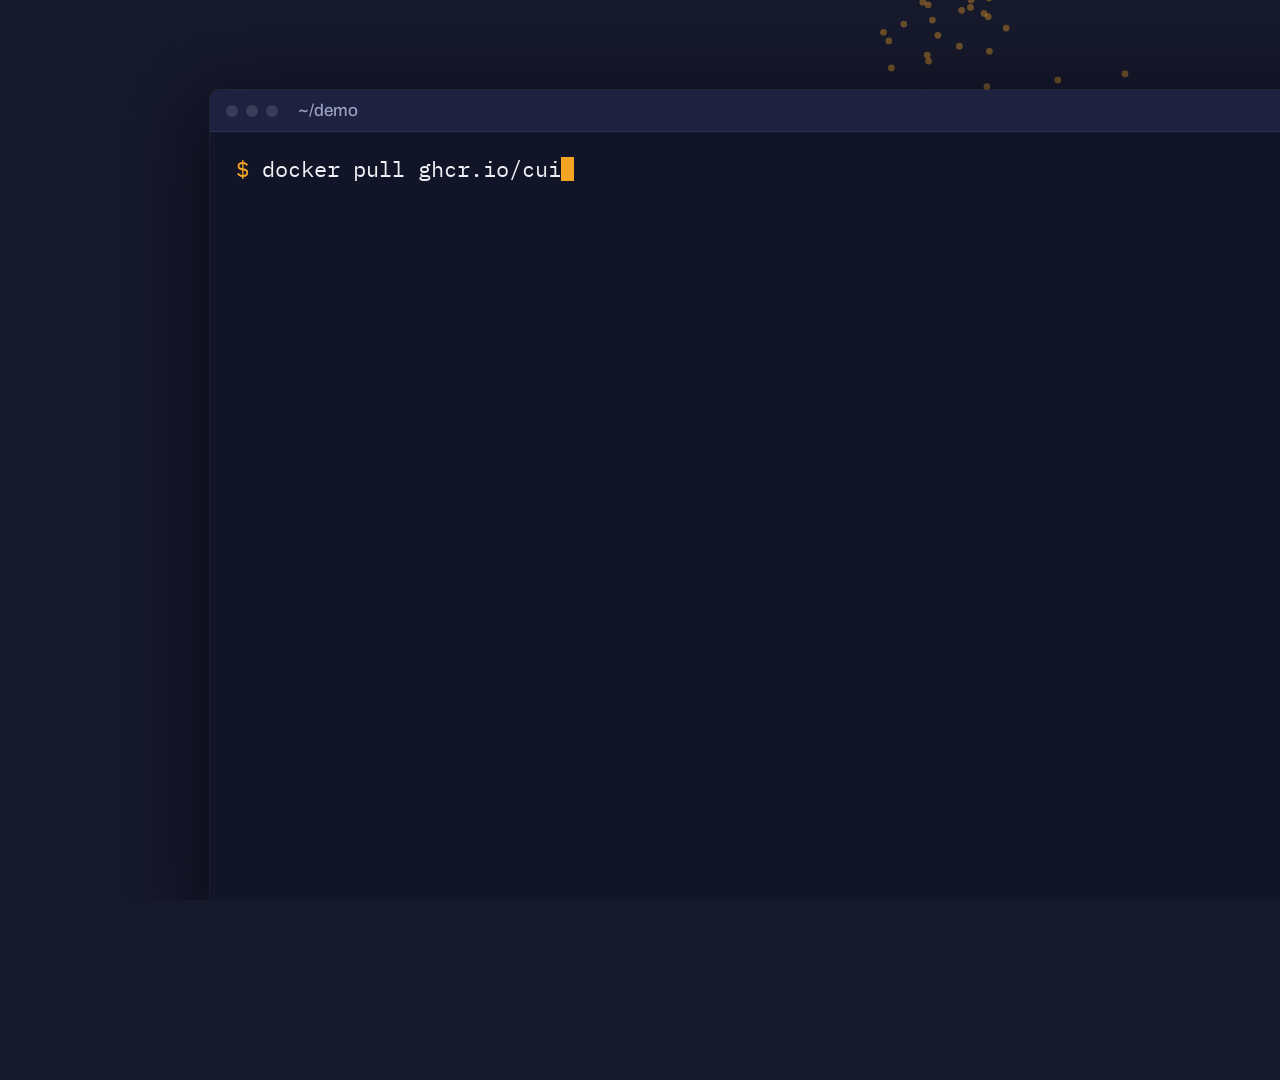
<file: media/hero/stage.html>
<!doctype html>
<html lang="en">
<head>
<meta charset="utf-8">
<title>rgen hero stage</title>
<link rel="preconnect" href="https://fonts.googleapis.com">
<link rel="preconnect" href="https://fonts.gstatic.com" crossorigin>
<link href="https://fonts.googleapis.com/css2?family=Archivo:wdth,wght@62..125,400..800&family=IBM+Plex+Mono:wght@400;600&display=block" rel="stylesheet">
<style>
/* Same system as the landing page: Ink ground, Cobalt structure, Marigold data. */
:root {
  --ink: #16182b; --ink-2: #1e2140; --panel: #121427; --fog: #eef0f4; --dim: #9aa0c3; --dimmer: #4a4f78;
  --cobalt: #3046f0; --cobalt-hi: #8e9cff; --marigold: #f5a524; --rose: #e2506a; --mint: #6fdcaa;
  --display: "Archivo", system-ui, sans-serif;
  --mono: "IBM Plex Mono", ui-monospace, monospace;
}
* { box-sizing: border-box; margin: 0; padding: 0; }
html, body { width: 100%; height: 100%; overflow: hidden; background: var(--ink); color: var(--fog); font-family: var(--display); }
#stage { position: relative; width: 1920px; height: 1080px; overflow: hidden; background: var(--ink); }
body.square #stage { width: 1080px; height: 1080px; }
#beads { position: absolute; inset: 0; }

.win { position: absolute; border-radius: 10px; overflow: hidden; background: var(--panel);
  box-shadow: 0 24px 70px #04050dcc, 0 0 0 1px #ffffff17; }
.bar { height: 42px; display: flex; align-items: center; gap: 8px; padding: 0 16px; background: var(--ink-2);
  border-bottom: 1px solid #ffffff12; font: 500 17px var(--display); color: var(--dim); }
.dot { width: 12px; height: 12px; border-radius: 50%; background: #ffffff20; }
.bar .title { margin-left: 12px; }
.body { position: absolute; top: 42px; left: 0; right: 0; bottom: 0; overflow: hidden; }

.mono { font-family: var(--mono); font-size: 22px; line-height: 1.5; }
body.square .mono { font-size: 19px; }
.term .body { padding: 20px 26px; white-space: pre-wrap; overflow-wrap: anywhere; }
.prompt { color: var(--marigold); }
.muted { color: var(--dim); }
.ok { color: var(--mint); }
.caret { display: inline-block; width: 0.58em; height: 1.1em; vertical-align: -0.2em; background: var(--marigold); }
.box { white-space: pre; color: var(--fog); }

/* data viewer */
.grid { width: 100%; border-collapse: collapse; font: 400 19px/1 var(--mono); }
body.square .grid { font-size: 16px; }
.grid th { text-align: left; font: 600 16px var(--display); font-stretch: 100%; color: var(--cobalt-hi); padding: 14px 16px 12px;
  border-bottom: 1px solid #ffffff1c; position: sticky; top: 0; background: var(--panel); }
.grid td { padding: 11px 16px; border-bottom: 1px solid #ffffff0b; white-space: nowrap; }
.grid td.e { color: var(--marigold); }

/* toml editor */
#edBody { padding: 18px 10px; white-space: pre; }
.ln { display: inline-block; width: 2em; color: var(--dimmer); text-align: right; margin-right: 0.9em; }
.k { color: var(--cobalt-hi); }
.s { color: var(--mint); }
.n { color: var(--marigold); }
.h { color: var(--fog); font-weight: 600; }
.c { color: var(--dimmer); }
.ref { background: #f5a52426; outline: 1px solid #f5a52480; border-radius: 3px; }

/* twin chart */
#chartBody { padding: 26px 30px; }
.legend { display: flex; gap: 28px; font: 500 19px var(--display); color: var(--dim); margin-bottom: 10px; }
.legend i { display: inline-block; width: 18px; height: 12px; margin-right: 8px; vertical-align: 0; border-radius: 2px; }
.stats { width: 100%; border-collapse: collapse; margin-top: 14px; font: 400 20px var(--mono); }
body.square .stats { font-size: 17px; }
.stats th { text-align: left; font: 500 16px var(--display); color: var(--dim); padding: 8px 10px; border-bottom: 1px solid #ffffff1c; }
.stats td { padding: 9px 10px; border-bottom: 1px solid #ffffff0b; }
.stats tr.t td:first-child { color: var(--marigold); }
.stats tr.r td:first-child { color: var(--cobalt-hi); }

/* captions */
#caption { position: absolute; left: 0; right: 0; bottom: 40px; text-align: center;
  font: 760 60px/1.05 var(--display); font-stretch: 115%; letter-spacing: -0.01em; text-shadow: 0 4px 24px #0009; }
body.square #caption { font-size: 46px; bottom: 30px; padding: 0 30px; }
#mark { position: absolute; top: 24px; right: 34px; font: 800 30px var(--display); font-stretch: 125%; opacity: 0.9; }
body.square #mark { display: none; }

/* end card */
#end { position: absolute; inset: 0; display: flex; flex-direction: column; align-items: center; justify-content: center; gap: 28px; opacity: 0; }
#end .word { font: 800 240px/0.85 var(--display); font-stretch: 125%; letter-spacing: -0.03em; }
#end .tag { font: 500 58px var(--display); font-stretch: 100%; color: var(--fog); }
#end .install { font: 400 30px var(--mono); padding: 18px 30px; border-radius: 10px; background: var(--panel); box-shadow: 0 0 0 1px #ffffff1c; }
#end .install .prompt { margin-right: 14px; }
#end .site { font: 600 34px var(--display); color: var(--cobalt-hi); }
body.square #end .word { font-size: 190px; }
body.square #end .tag { font-size: 44px; text-align: center; padding: 0 40px; }
body.square #end .install { font-size: 20px; padding: 14px 18px; }
</style>
</head>
<body>
<div id="stage">
  <canvas id="beads" width="1920" height="1080"></canvas>
  <div id="mark">rgen</div>

  <div id="term" class="win term">
    <div class="bar"><i class="dot"></i><i class="dot"></i><i class="dot"></i><span class="title" id="termTitle">~/demo</span></div>
    <div class="body mono" id="termBody"></div>
  </div>

  <div id="viewer" class="win">
    <div class="bar"><i class="dot"></i><i class="dot"></i><i class="dot"></i><span class="title">customers.csv — 1,000 rows</span></div>
    <div class="body" id="viewBody"></div>
  </div>

  <div id="editor" class="win">
    <div class="bar"><i class="dot"></i><i class="dot"></i><i class="dot"></i><span class="title">shop.toml</span></div>
    <div class="body mono" id="edBody"></div>
  </div>

  <div id="chart" class="win">
    <div class="bar"><i class="dot"></i><i class="dot"></i><i class="dot"></i><span class="title">revenue: sales.csv vs twin.duckdb</span></div>
    <div class="body" id="chartBody">
      <div class="legend"><span><i style="background:var(--cobalt)"></i>real (5,000 rows)</span><span><i style="background:var(--marigold)"></i>twin (10,000 rows)</span></div>
      <svg id="hist" width="100%" viewBox="0 0 1000 330" preserveAspectRatio="none"></svg>
      <table class="stats" id="stats"></table>
    </div>
  </div>

  <div id="end">
    <div class="word">rgen</div>
    <div class="tag">Realistic test data. One command.</div>
    <div class="install"><span class="prompt">$</span>docker pull ghcr.io/cuiqanalytics/rgen</div>
    <div class="site">cuiqanalytics.github.io/rgen</div>
  </div>

  <div id="caption"></div>
</div>

<script src="content.js"></script>
<script src="stage.js"></script>
</body>
</html>
</file>
<file: brand/brand.css>
/* cuiqanalytics brand system: shared by cuiqanalytics.com, rgen, qdata and asql.
   Source of truth: cuiqanalytics.github.io/brand/. Product sites carry a copy made by
   sync-brand.sh; edit here, then sync. Fog paper, Ink type, Cobalt structure, Marigold data,
   Ember reports, Rose for broken data. Each page sets <html data-product="..."> for its accent. */
:root {
  --bg: #eef0f4;
  --surface: #ffffff;
  --sunk: #e3e6ee;
  --text: #16182b;
  --muted: #555b7d;
  --line: #d3d7e3;
  --cobalt: #3046f0;
  --cobalt-ink: #2236c9;
  --marigold: #f5a524;
  --marigold-ink: #9a5d00;
  --rose: #c8304c;
  --rose-bg: #fbe3e8;
  --term-bg: #16182b;
  --term-text: #e8eaf3;
  --term-dim: #9aa0c3;
  --term-ok: #6fdcaa;
  --term-key: #8e9cff;
  --term-str: #9fe3c0;
  --pro-bg: #f5a524;
  --pro-text: #16182b;
  --bead: #f5a524;
  --peg: #3046f0;
  --display: "Archivo", system-ui, sans-serif;
  --mono: "IBM Plex Mono", ui-monospace, SFMono-Regular, Menlo, monospace;
  --radius: 10px;
  --ember: #e1724a;
  --ember-ink: #b04a1f;
  --accent: var(--cobalt);
  --accent-ink: var(--cobalt-ink);
  color-scheme: light;
}
@media (prefers-color-scheme: dark) {
  :root:not([data-theme="light"]) {
    --bg: #14162a; --surface: #1c1f38; --sunk: #101224; --text: #eef0f4; --muted: #a3a8c9; --line: #2e3256;
    --cobalt: #8e9cff; --cobalt-ink: #aab5ff; --marigold-ink: #f5b84a; --rose: #ff8098; --rose-bg: #3a1a26;
    --term-bg: #0e1020; --peg: #8e9cff; --ember-ink: #ff9a6b; color-scheme: dark;
  }
}
:root[data-theme="dark"] {
  --bg: #14162a; --surface: #1c1f38; --sunk: #101224; --text: #eef0f4; --muted: #a3a8c9; --line: #2e3256;
  --cobalt: #8e9cff; --cobalt-ink: #aab5ff; --marigold-ink: #f5b84a; --rose: #ff8098; --rose-bg: #3a1a26;
  --term-bg: #0e1020; --peg: #8e9cff; --ember-ink: #ff9a6b; color-scheme: dark;
}

:root[data-product="rgen"]  { --accent: var(--marigold); --accent-ink: var(--marigold-ink); }
:root[data-product="qdata"] { --accent: var(--cobalt);   --accent-ink: var(--cobalt-ink); }
:root[data-product="asql"]  { --accent: var(--ember);    --accent-ink: var(--ember-ink); }
*, *::before, *::after { box-sizing: border-box; }
html { scroll-behavior: smooth; scroll-padding-top: 76px; -webkit-text-size-adjust: 100%; }
@media (prefers-reduced-motion: reduce) { html { scroll-behavior: auto; } }
body {
  margin: 0; background: var(--bg); color: var(--text);
  font: 400 17px/1.6 var(--display); font-stretch: 100%;
  overflow-x: hidden;
}
img, svg, video, canvas { display: block; max-width: 100%; }
a { color: var(--cobalt-ink); text-underline-offset: 3px; }
:focus-visible { outline: 3px solid var(--marigold); outline-offset: 2px; border-radius: 4px; }
code { font-family: var(--mono); font-size: 0.88em; background: var(--sunk); padding: 0.1em 0.35em; border-radius: 4px; }
h1, h2, h3 { margin: 0; line-height: 1.05; font-weight: 780; letter-spacing: -0.015em; }
h2 { font-size: clamp(30px, 4vw, 46px); font-stretch: 112%; max-width: 22ch; }
h2 code { font-size: 0.8em; background: none; padding: 0; color: var(--cobalt-ink); }
h3 { font-size: 22px; font-stretch: 110%; }
p { margin: 0; }
[hidden] { display: none !important; }
.visually-hidden { position: absolute; width: 1px; height: 1px; overflow: hidden; clip: rect(0 0 0 0); white-space: nowrap; }
.skip { position: absolute; left: -999px; top: 8px; background: var(--text); color: var(--bg); padding: 8px 14px; border-radius: 6px; z-index: 20; }
.skip:focus { left: 8px; }

.wrap { width: min(1180px, 100% - 32px); margin-inline: auto; }
main > section { padding-block: clamp(64px, 9vw, 120px); }
main > section.wrap + section.wrap { padding-top: 0; }

/* ---------- header ---------- */
.site-header { position: sticky; top: 0; z-index: 10; background: color-mix(in srgb, var(--bg) 88%, transparent);
  backdrop-filter: blur(10px); -webkit-backdrop-filter: blur(10px); border-bottom: 1px solid var(--line); }
.nav { width: min(1180px, 100% - 32px); margin-inline: auto; height: 60px; display: flex; align-items: center; gap: 24px; }
.brand { display: inline-flex; align-items: center; gap: 10px; font: 800 26px/1 var(--display); font-stretch: 125%; letter-spacing: -0.03em; color: var(--text); text-decoration: none; }
.brand img { flex: none; width: 28px; height: 28px; }
.nav-links { display: flex; gap: 22px; margin-left: 12px; }
.nav-links a { color: var(--muted); text-decoration: none; font-size: 15px; font-weight: 500; }
.nav-links a:hover { color: var(--text); }
.theme-toggle { margin-left: auto; width: 36px; height: 36px; border-radius: 50%; border: 1px solid var(--line);
  background: transparent; color: var(--muted); display: grid; place-items: center; cursor: pointer; }
.theme-toggle:hover { color: var(--text); }
.btn { display: inline-flex; align-items: center; justify-content: center; min-height: 42px; padding: 0 20px; border-radius: 999px;
  font: 650 15px var(--display); font-stretch: 108%; text-decoration: none; cursor: pointer; border: 2px solid var(--cobalt); }
.btn-solid { background: var(--cobalt); color: #fff; }
:root[data-theme="dark"] .btn-solid { color: #14162a; }
@media (prefers-color-scheme: dark) { :root:not([data-theme="light"]) .btn-solid { color: #14162a; } }
.btn-outline { background: transparent; color: var(--cobalt-ink); }
.btn:hover { filter: brightness(1.08); }
@media (max-width: 900px) { .nav-links { display: none; } }


/* ---------- install command ---------- */
.cmd { display: flex; align-items: center; gap: 12px; background: var(--term-bg); color: var(--term-text); border-radius: var(--radius);
  padding: 12px 12px 12px 18px; min-width: 0; }
.cmd code { background: none; padding: 0; color: inherit; font-size: 15px; white-space: nowrap; overflow-x: auto; flex: 1; min-width: 0; scrollbar-width: none; }
.cmd code::-webkit-scrollbar { display: none; }
.sigil { color: var(--marigold); margin-right: 0.7em; user-select: none; }
.copy { flex: none; font: 600 13px var(--display); color: var(--term-text); background: #ffffff14; border: 1px solid #ffffff26;
  border-radius: 6px; padding: 6px 12px; cursor: pointer; }
.copy:hover { background: #ffffff24; }
.copy.done { color: var(--term-ok); border-color: currentColor; }

/* ---------- footer ---------- */
.site-footer { background: var(--term-bg); color: var(--term-text); padding-block: 56px 28px; }
.site-footer .brand { color: #f2f3f8; }
.footer-grid { display: grid; grid-template-columns: minmax(0, 1fr) minmax(0, 1.3fr); gap: 28px 40px; align-items: center; }
.footer-note { margin-top: 8px; color: var(--term-dim); font-size: 14px; }
.site-footer .cmd { background: #ffffff0d; }
.footer-links { grid-column: 1 / -1; display: flex; flex-wrap: wrap; gap: 8px 26px; padding-top: 24px; border-top: 1px solid #ffffff1a; }
.footer-links a { color: var(--term-text); font-size: 14px; text-decoration: none; }
.footer-links a:hover { text-decoration: underline; }
.copyright { margin-top: 40px; font-size: 13px; color: var(--term-dim); }
@media (max-width: 900px) { .footer-grid { grid-template-columns: 1fr; } }

/* ---------- family top bar (same on every cuiqanalytics site) ---------- */
.cq-bar { background: var(--term-bg); color: var(--term-dim); font: 500 13px/1 var(--display); }
.cq-bar-in { width: min(1180px, 100% - 32px); margin-inline: auto; height: 36px; display: flex; align-items: center; gap: 18px; }
.cq-logo { display: inline-flex; align-items: center; gap: 8px; color: #f2f3f8; text-decoration: none; font-weight: 600;
  font-stretch: 110%; letter-spacing: -0.01em; white-space: nowrap; }
.cq-logo img, .cq-logo svg { width: 18px; height: 18px; flex: none; }
.cq-logo b { font-weight: 800; }
.cq-products { display: flex; gap: 4px; margin-left: auto; }
.cq-products a { display: inline-flex; align-items: center; gap: 6px; padding: 5px 10px; border-radius: 999px;
  color: var(--term-dim); text-decoration: none; font-family: var(--mono); font-size: 12.5px; }
.cq-products a:hover { color: #f2f3f8; background: #ffffff12; }
.cq-products a[aria-current="page"] { color: #f2f3f8; background: #ffffff1a; }
.cq-products .dot { width: 7px; height: 7px; border-radius: 50%; flex: none; }
.dot-rgen { background: #f5a524; } .dot-qdata { background: #8e9cff; } .dot-asql { background: #e1724a; }
@media (max-width: 420px) { .cq-bar-in { gap: 8px; } .cq-products a { padding: 5px 7px; } .cq-products .dot { display: none; } }

/* ---------- family footer row (inside .site-footer) ---------- */
.cq-footer { margin-top: 44px; padding-top: 28px; border-top: 1px solid #ffffff1a; display: grid;
  grid-template-columns: minmax(0, 0.9fr) repeat(3, minmax(0, 1fr)); gap: 20px 28px; align-items: start; }
.cq-footer .cq-logo { font-size: 16px; }
.cq-footer .cq-logo img, .cq-footer .cq-logo svg { width: 22px; height: 22px; }
.cq-footer-note { margin-top: 10px; font-size: 13px; color: var(--term-dim); max-width: 30ch; }
.cq-prod { display: grid; grid-template-columns: 28px minmax(0, 1fr); gap: 2px 10px; color: var(--term-text); text-decoration: none; }
.cq-prod img { grid-row: span 2; width: 28px; height: 28px; }
.cq-prod b { font: 700 15px/1.2 var(--mono); }
.cq-prod span { font-size: 13px; line-height: 1.4; color: var(--term-dim); }
.cq-prod:hover b { text-decoration: underline; }
.cq-prod[aria-current="page"] b::after { content: " · you are here"; font: 400 12px var(--display); color: var(--term-dim); }
@media (max-width: 900px) { .cq-footer { grid-template-columns: repeat(2, minmax(0, 1fr)); } }
@media (max-width: 520px) { .cq-footer { grid-template-columns: minmax(0, 1fr); } }
</file>
<file: style.css>
/* rgen page styles. Tokens, base, header, buttons, install command and footer come from brand/brand.css (load it first). */
/* ---------- hero ---------- */
.hero { width: min(1180px, 100% - 32px); margin-inline: auto; display: grid; grid-template-columns: minmax(0, 1.15fr) minmax(0, 0.85fr);
  gap: clamp(32px, 5vw, 72px); align-items: center; padding-block: clamp(48px, 7vw, 96px) clamp(48px, 6vw, 80px); }
.hero h1 { font-size: clamp(38px, 6.2vw, 84px); font-stretch: 118%; font-weight: 800; letter-spacing: -0.035em; line-height: 0.95; }
.lede { margin-top: 28px; font-size: clamp(18px, 1.6vw, 20px); color: var(--muted); max-width: 56ch; }
.install { margin-top: 34px; max-width: 620px; }
.tabs { display: flex; gap: 4px; margin-bottom: -1px; position: relative; }
.tabs [role="tab"] { font: 600 14px var(--display); color: var(--muted); background: transparent; border: 1px solid transparent;
  border-bottom: none; padding: 8px 14px; border-radius: 8px 8px 0 0; cursor: pointer; }
.tabs [role="tab"][aria-selected="true"] { color: #e8eaf3; background: var(--term-bg); }
.install .cmd { border-top-left-radius: 0; }
.install-note { margin-top: 12px; font-size: 14px; color: var(--muted); }

.board { margin: 0; }
.board canvas { width: 100%; height: auto; aspect-ratio: 560 / 620; }
.board figcaption { margin-top: 12px; font-size: 14px; color: var(--muted); max-width: 46ch; }
@media (max-width: 860px) {
  .hero { grid-template-columns: minmax(0, 1fr); }
  .board { max-width: 420px; }
}

/* ---------- demo ---------- */
.demo { background: var(--term-bg); color: var(--term-text); }
.demo h2 { color: #f2f3f8; }
.demo h2 code { color: var(--marigold); }
.demo .section-lede { color: var(--term-dim); }
.section-lede { margin-top: 14px; font-size: 18px; color: var(--muted); max-width: 62ch; }
.video-frame { margin-top: 36px; border-radius: 12px; overflow: hidden; box-shadow: 0 0 0 1px #ffffff1f, 0 30px 80px #0007; background: #16182b; }
.video-frame video { width: 100%; aspect-ratio: 16 / 9; }

/* ---------- editor ---------- */
.editor-head { display: grid; grid-template-columns: minmax(0, 1fr) auto; gap: 24px 48px; align-items: end; }
.editor-card { margin: 32px 0 0; background: var(--surface); border: 1px solid var(--line); border-radius: 12px; overflow: hidden;
  box-shadow: 0 24px 60px #14162a1f; }
.editor-bar { display: flex; align-items: center; gap: 7px; padding: 10px 14px; border-bottom: 1px solid var(--line); background: var(--sunk); }
.editor-bar span { width: 10px; height: 10px; border-radius: 50%; background: var(--line); }
.editor-bar code { margin-left: 10px; background: var(--surface); color: var(--muted); font-size: 12px; padding: 3px 12px; border-radius: 6px; }
.editor-card img { display: block; width: 100%; height: auto; }
.editor-card figcaption { padding: 12px 16px; font-size: 14px; color: var(--muted); border-top: 1px solid var(--line); }
.shot-dark { display: none !important; }
:root[data-theme="dark"] .shot-light { display: none !important; }
:root[data-theme="dark"] .shot-dark { display: block !important; }
@media (prefers-color-scheme: dark) {
  :root:not([data-theme="light"]) .shot-light { display: none !important; }
  :root:not([data-theme="light"]) .shot-dark { display: block !important; }
}
@media (max-width: 760px) { .editor-head { grid-template-columns: minmax(0, 1fr); } }

/* ---------- split sections ---------- */
.split { display: grid; grid-template-columns: minmax(0, 0.8fr) minmax(0, 1.2fr); gap: clamp(28px, 5vw, 64px); align-items: start; }
.split-flip { grid-template-columns: minmax(0, 1.2fr) minmax(0, 0.8fr); }
.split-flip .split-text { order: 2; }
.split-text p { margin-top: 18px; color: var(--muted); max-width: 52ch; }
.split-text > .cmd, .split-text > .terminal { margin-top: 24px; }
.split-demo { min-width: 0; display: grid; gap: 14px; }
@media (max-width: 900px) { .split, .split-flip { grid-template-columns: minmax(0, 1fr); } .split-flip .split-text { order: 0; } }

.terminal { margin: 0; background: var(--term-bg); color: var(--term-text); border-radius: var(--radius); padding: 18px 20px;
  overflow-x: auto; font-size: 14px; line-height: 1.6; }
.terminal code { background: none; padding: 0; font-size: inherit; color: inherit; white-space: pre; }
.terminal .ok { color: var(--term-ok); }

.table-scroll { overflow-x: auto; border-radius: var(--radius); border: 1px solid var(--line); background: var(--surface); }
.data { width: 100%; border-collapse: collapse; font: 400 14px/1.4 var(--mono); }
.data th { text-align: left; font: 600 13px var(--display); color: var(--cobalt-ink); padding: 11px 14px; border-bottom: 1px solid var(--line); white-space: nowrap; background: var(--surface); }
.data td { padding: 9px 14px; border-bottom: 1px solid var(--line); white-space: nowrap; }
.data tr:last-child td { border-bottom: none; }
.data .num { text-align: right; font-variant-numeric: tabular-nums; }
.data td.hl { color: var(--marigold-ink); }
.data td.bad { color: var(--rose); background: var(--rose-bg); }
.data td.null { font-style: italic; }
.data.compact td, .data.compact th { padding: 7px 12px; }
.compact { border: 1px solid var(--line); border-radius: var(--radius); background: var(--surface); border-collapse: separate; border-spacing: 0; overflow: hidden; }

/* ---------- catalog ---------- */
.catalog-head { display: grid; grid-template-columns: 1fr auto; gap: 14px 40px; align-items: end; }
.catalog-head h2 { grid-column: 1; }
.catalog-head p { grid-column: 1; color: var(--muted); }
.filter { grid-column: 2; grid-row: 1 / span 2; align-self: end; }
.filter input { width: min(340px, 80vw); font: 400 16px var(--display); color: var(--text); background: var(--surface);
  border: 2px solid var(--line); border-radius: 999px; padding: 11px 18px; }
.filter input:focus { border-color: var(--cobalt); outline: none; }
@media (max-width: 760px) { .catalog-head { grid-template-columns: minmax(0, 1fr); } .filter { grid-column: 1; grid-row: auto; } }
.catalog-scroll { margin-top: 28px; max-height: 560px; overflow: auto; }
.catalog-table thead th { position: sticky; top: 0; z-index: 1; }
.catalog-table td { vertical-align: top; }
.catalog-table td:first-child { color: var(--text); font-weight: 600; }
.catalog-table td:first-child small { display: block; font: 400 13px/1.4 var(--display); color: var(--muted); white-space: normal; max-width: 36ch; margin-top: 3px; }
.catalog-table td:nth-child(2) { font-family: var(--display); color: var(--muted); }
.catalog-table td:nth-child(3) { white-space: normal; }
.sample { display: inline-block; background: var(--sunk); border-radius: 4px; padding: 1px 7px; margin: 0 6px 5px 0; max-width: 100%;
  overflow: hidden; text-overflow: ellipsis; white-space: nowrap; vertical-align: top; max-width: min(46ch, 100%); }
.catalog-count { margin-top: 12px; font-size: 14px; color: var(--muted); }

/* ---------- dirty scale ---------- */
.scale { list-style: none; margin: 26px 0 0; padding: 0; display: grid; grid-template-columns: repeat(5, 1fr); max-width: 460px;
  border: 1px solid var(--line); border-radius: var(--radius); overflow: hidden; background: var(--surface); }
.scale li { padding: 10px 8px; text-align: center; border-left: 1px solid var(--line); font-size: 13px; }
.scale li:first-child { border-left: none; }
.scale code { display: block; background: none; padding: 0; font-size: 12px; color: var(--muted); }
.scale span { font-weight: 700; font-size: 17px; }
.scale li:nth-child(n+4) span { color: var(--rose); }
@media (max-width: 420px) { .scale code { font-size: 10px; } }

/* ---------- relational ---------- */
.relational { background: var(--surface); border-block: 1px solid var(--line); }
.section-head h2 { max-width: 24ch; }
.pro-tag { display: inline-block; vertical-align: 0.35em; font: 700 13px/1 var(--display); font-stretch: 110%; letter-spacing: 0;
  color: var(--pro-text); background: var(--pro-bg); padding: 5px 10px; border-radius: 999px; }
.rel-grid { margin-top: 40px; display: grid; grid-template-columns: minmax(0, 1.1fr) minmax(0, 0.9fr); gap: 28px; align-items: start; }
@media (max-width: 980px) { .rel-grid { grid-template-columns: minmax(0, 1fr); } }
.toml { font-size: 13px; }
.toml mark { display: block; background: #f5a5242b; color: inherit; outline: 1px solid #f5a52480; border-radius: 3px; margin: 0 -8px; padding: 0 8px; }
.t-h { color: #fff; font-weight: 600; }
.t-k { color: var(--term-key); }
.t-s { color: var(--term-str); }
.t-n { color: var(--marigold); }
.rel-result { display: grid; gap: 14px; min-width: 0; }
.er { width: 100%; max-width: 420px; }
.er-box { fill: var(--bg); stroke: var(--line); stroke-width: 1.5; }
.er-title { font: 700 17px var(--display); fill: var(--text); }
.er-sub { font: 400 13px var(--display); fill: var(--muted); }
.er-key { font: 500 13px var(--mono); fill: var(--marigold-ink); }
.er-line { fill: none; stroke: var(--cobalt); stroke-width: 2; }
.er-dot { fill: var(--cobalt); }
.note { font-size: 14px; color: var(--muted); }
.modes { margin-top: 56px; display: grid; grid-template-columns: repeat(3, minmax(0, 1fr)); gap: 0; border-top: 2px solid var(--text); }
.mode { padding: 22px 24px 0 0; }
.mode + .mode { padding-left: 24px; border-left: 1px solid var(--line); }
.mode p { margin-top: 10px; color: var(--muted); font-size: 15px; }
.mode > code { display: inline-block; margin-top: 14px; }
@media (max-width: 860px) { .modes { grid-template-columns: 1fr; } .mode + .mode { padding-left: 0; border-left: none; border-top: 1px solid var(--line); margin-top: 22px; } }
.funnel { margin-top: 12px; display: grid; gap: 4px; }
.funnel span { display: flex; justify-content: space-between; width: max(var(--w), 46%); background: var(--sunk); border-left: 4px solid var(--cobalt);
  padding: 3px 8px; font-size: 13px; border-radius: 0 4px 4px 0; }
.funnel span:last-child { border-left-color: var(--rose); }
.funnel b { font-variant-numeric: tabular-nums; }

/* ---------- twin ---------- */
.twin-chart { margin: 0; background: var(--surface); border: 1px solid var(--line); border-radius: var(--radius); padding: 22px; }
.twin-chart figcaption { font-weight: 650; }
.legend { font-size: 13px; color: var(--muted); display: flex; flex-wrap: wrap; align-items: center; gap: 6px 10px; }
.sw { display: inline-block; width: 14px; height: 10px; border-radius: 2px; }
.sw-real { background: var(--cobalt); }
.sw-twin { background: var(--marigold); margin-left: 8px; }
#twin-hist { width: 100%; height: auto; }
#twin-hist .bar-real { fill: var(--cobalt); }
#twin-hist .bar-twin { fill: var(--marigold); }
#twin-hist .axis { stroke: var(--line); }
#twin-hist text { font: 400 12px var(--display); fill: var(--muted); }

/* ---------- skill ---------- */
.skill { background: var(--sunk); }
.chat { gap: 14px; }
.bubble { padding: 16px 20px; border-radius: 16px; max-width: 46ch; font-size: 16px; }
.bubble.you { background: var(--cobalt); color: #fff; justify-self: end; border-bottom-right-radius: 4px; }
:root[data-theme="dark"] .bubble.you { color: #14162a; }
@media (prefers-color-scheme: dark) { :root:not([data-theme="light"]) .bubble.you { color: #14162a; } }
.bubble.claude { background: var(--surface); border: 1px solid var(--line); border-bottom-left-radius: 4px; }

/* ---------- pricing ---------- */
.pricing h2 { max-width: none; }
.tiers { margin-top: 40px; display: grid; grid-template-columns: repeat(2, minmax(0, 1fr)); border-top: 2px solid var(--text); }
.tier { padding: 28px 40px 8px 0; display: flex; flex-direction: column; }
.tier-pro { padding-left: 40px; border-left: 1px solid var(--line); }
.price { margin-top: 6px; font: 780 40px var(--display); font-stretch: 115%; letter-spacing: -0.02em; }
.tier ul { margin: 18px 0 28px; padding: 0; list-style: none; display: grid; gap: 10px; color: var(--muted); }
.tier li { padding-left: 22px; position: relative; }
.tier li::before { content: ""; position: absolute; left: 2px; top: 0.55em; width: 9px; height: 9px; border-radius: 50%; background: var(--marigold); }
.tier .btn { margin-top: auto; align-self: flex-start; }
@media (max-width: 760px) { .tiers { grid-template-columns: 1fr; } .tier { padding-right: 0; } .tier-pro { padding-left: 0; border-left: none; border-top: 1px solid var(--line); margin-top: 24px; } }


/* ---------- recipes ---------- */
.section-lede { margin-top: 16px; color: var(--muted); max-width: 62ch; font-size: 18px; }
.section-foot { margin-top: 28px; color: var(--muted); font-size: 15px; }
.usecases { list-style: none; margin: 32px 0 0; padding: 0; display: grid; grid-template-columns: repeat(5, minmax(0, 1fr)); gap: 12px; }
.usecases a { display: block; height: 100%; padding: 14px 16px; border: 1px solid var(--line); border-radius: var(--radius);
  background: var(--surface); color: var(--muted); text-decoration: none; font-size: 14px; line-height: 1.45; }
.usecases a:hover { border-color: var(--cobalt); }
.usecases strong { display: block; color: var(--text); font-size: 15px; margin-bottom: 4px; }
.recipe-grid { margin-top: 28px; display: grid; grid-template-columns: repeat(2, minmax(0, 1fr)); gap: 18px; }
.recipe { padding: 22px; border: 1px solid var(--line); border-radius: var(--radius); background: var(--surface); display: grid; gap: 10px; min-width: 0;
  scroll-margin-top: 90px; }
.recipe h3 { font-size: 19px; }
.recipe p { color: var(--muted); font-size: 15px; }
.recipe .cmd { margin-top: 6px; }
.recipe .cmd code { font-size: 13.5px; }
@media (max-width: 1000px) { .usecases { grid-template-columns: repeat(2, minmax(0, 1fr)); } }
@media (max-width: 760px) { .recipe-grid, .usecases { grid-template-columns: minmax(0, 1fr); } }

/* ---------- data packs ---------- */
.pack-toolbar { margin-top: 32px; display: flex; flex-wrap: wrap; align-items: center; gap: 10px 20px; }
.pack-toolbar .filter input { width: min(340px, 100%); }
.pack-toolbar .filter { flex: 0 1 340px; }
.pack-count { font-size: 14px; color: var(--muted); }
.pack-browser { scroll-margin-top: 90px; margin-top: 20px; display: grid; grid-template-columns: minmax(220px, 280px) minmax(0, 1fr); gap: 24px; align-items: start; }
.pack-index { position: sticky; top: 90px; display: grid; gap: 2px; max-height: calc(100vh - 110px); overflow-y: auto;
  padding: 6px; border: 1px solid var(--line); border-radius: var(--radius); background: var(--surface); }
.pack-index [role="tab"] { display: grid; gap: 2px; text-align: left; font: inherit; color: var(--text); background: transparent;
  border: 0; border-left: 3px solid transparent; border-radius: 6px; padding: 9px 12px; cursor: pointer; }
.pack-index [role="tab"]:hover { background: var(--sunk); }
.pack-index [role="tab"][aria-selected="true"] { background: var(--sunk); border-left-color: var(--marigold); }
.pack-index [role="tab"]:focus-visible { outline: 2px solid var(--cobalt); outline-offset: -2px; }
.pack-index [role="tab"][hidden] { display: none; }
.pi-title { font-weight: 650; font-size: 15px; }
.pi-meta { font-size: 12.5px; color: var(--muted); }
.pack-empty { padding: 10px 12px; font-size: 14px; color: var(--muted); }
.pack-detail { min-width: 0; }
.pack:focus { outline: none; }
.pack-block h4 { font: 650 14px var(--display); color: var(--muted); text-transform: uppercase; letter-spacing: 0.06em; }
@media (max-width: 860px) {
  .pack-browser { grid-template-columns: minmax(0, 1fr); gap: 16px; }
  .pack-index { position: relative; top: auto; max-height: none; display: flex; overflow-x: auto; overflow-y: hidden; gap: 6px;
    padding: 0 0 6px; border: 0; background: none; scroll-snap-type: x proximity; }
  .pack-index [role="tab"] { flex: 0 0 auto; scroll-snap-align: start; border: 1px solid var(--line); border-radius: 999px;
    background: var(--surface); padding: 7px 14px; }
  .pack-index [role="tab"][aria-selected="true"] { border-color: var(--marigold); background: var(--sunk); }
  .pi-meta { display: none; }
  .pack-empty { white-space: nowrap; }
}
.pack { display: flex; flex-direction: column; gap: 14px; padding: 24px; border: 1px solid var(--line); border-top: 4px solid var(--marigold);
  border-radius: var(--radius); background: var(--surface); min-width: 0; scroll-margin-top: 90px; }
.pack header { display: flex; align-items: baseline; justify-content: space-between; gap: 12px; }
.pack-name { color: var(--muted); }
.pack-pitch { font-size: 17px; font-weight: 600; }
.pack-bullets { margin: 0; padding: 0; list-style: none; display: grid; gap: 7px; color: var(--muted); font-size: 15px; }
.pack-bullets li { padding-left: 20px; position: relative; }
.pack-bullets li::before { content: ""; position: absolute; left: 2px; top: 0.6em; width: 8px; height: 8px; border-radius: 50%; background: var(--marigold); }
.pack-sample td { max-width: 230px; overflow: hidden; text-overflow: ellipsis; font-size: 12.5px; }
.pack-sample th { font-size: 12px; }
.pack-more summary { cursor: pointer; color: var(--cobalt-ink); font-weight: 600; font-size: 15px; }
.pack-templates { margin: 12px 0 0; padding-left: 18px; display: grid; gap: 6px; color: var(--muted); font-size: 14px; }
.pack-sources { margin-top: 10px; font-size: 13px; color: var(--muted); }
.pack footer { margin-top: auto; display: flex; align-items: center; justify-content: space-between; gap: 12px; padding-top: 6px; }
.pack-price { font: 780 22px var(--display); font-stretch: 110%; }
.pack-price small { font-size: 14px; font-weight: 500; color: var(--muted); }
.pack-badge { display: inline-block; margin-left: 8px; padding: 1px 8px; border-radius: 999px; background: var(--pro-bg); color: var(--pro-text);
  font: 650 11.5px/1.6 var(--display); text-decoration: none; vertical-align: 0.1em; white-space: nowrap; }
.pack-steps { margin-top: 40px; padding: 28px; border-radius: var(--radius); background: var(--sunk); }
.pack-steps ol { margin: 16px 0 0; padding-left: 22px; display: grid; grid-template-columns: minmax(0, 1fr); gap: 16px; }
.pack-steps li { min-width: 0; }
.pack-steps li { color: var(--muted); }
.pack-steps li strong { color: var(--text); }
.pack-steps .cmd { margin-top: 10px; }
.pack-note { margin-top: 18px; font-size: 14px; color: var(--muted); }

/* ---------- pricing (three tiers) ---------- */
.tiers-3 { grid-template-columns: repeat(3, minmax(0, 1fr)); }
.tiers-3 .tier + .tier { padding-left: 32px; border-left: 1px solid var(--line); }
.tiers-3 .tier { padding-right: 32px; }
.price-period { font-size: 16px; font-weight: 500; color: var(--muted); }
.pricing-note { margin-top: 28px; color: var(--muted); }
@media (max-width: 900px) {
  .tiers-3 { grid-template-columns: minmax(0, 1fr); }
  .tiers-3 .tier + .tier { padding-left: 0; border-left: none; border-top: 1px solid var(--line); }
}

/* ---------- FAQ ---------- */
.faq-list { margin-top: 32px; border-top: 2px solid var(--text); }
.faq details { border-bottom: 1px solid var(--line); padding: 18px 0; }
.faq summary { cursor: pointer; font-weight: 650; font-size: 18px; list-style-position: outside; }
.faq details p { margin-top: 12px; color: var(--muted); max-width: 72ch; }
</file>
